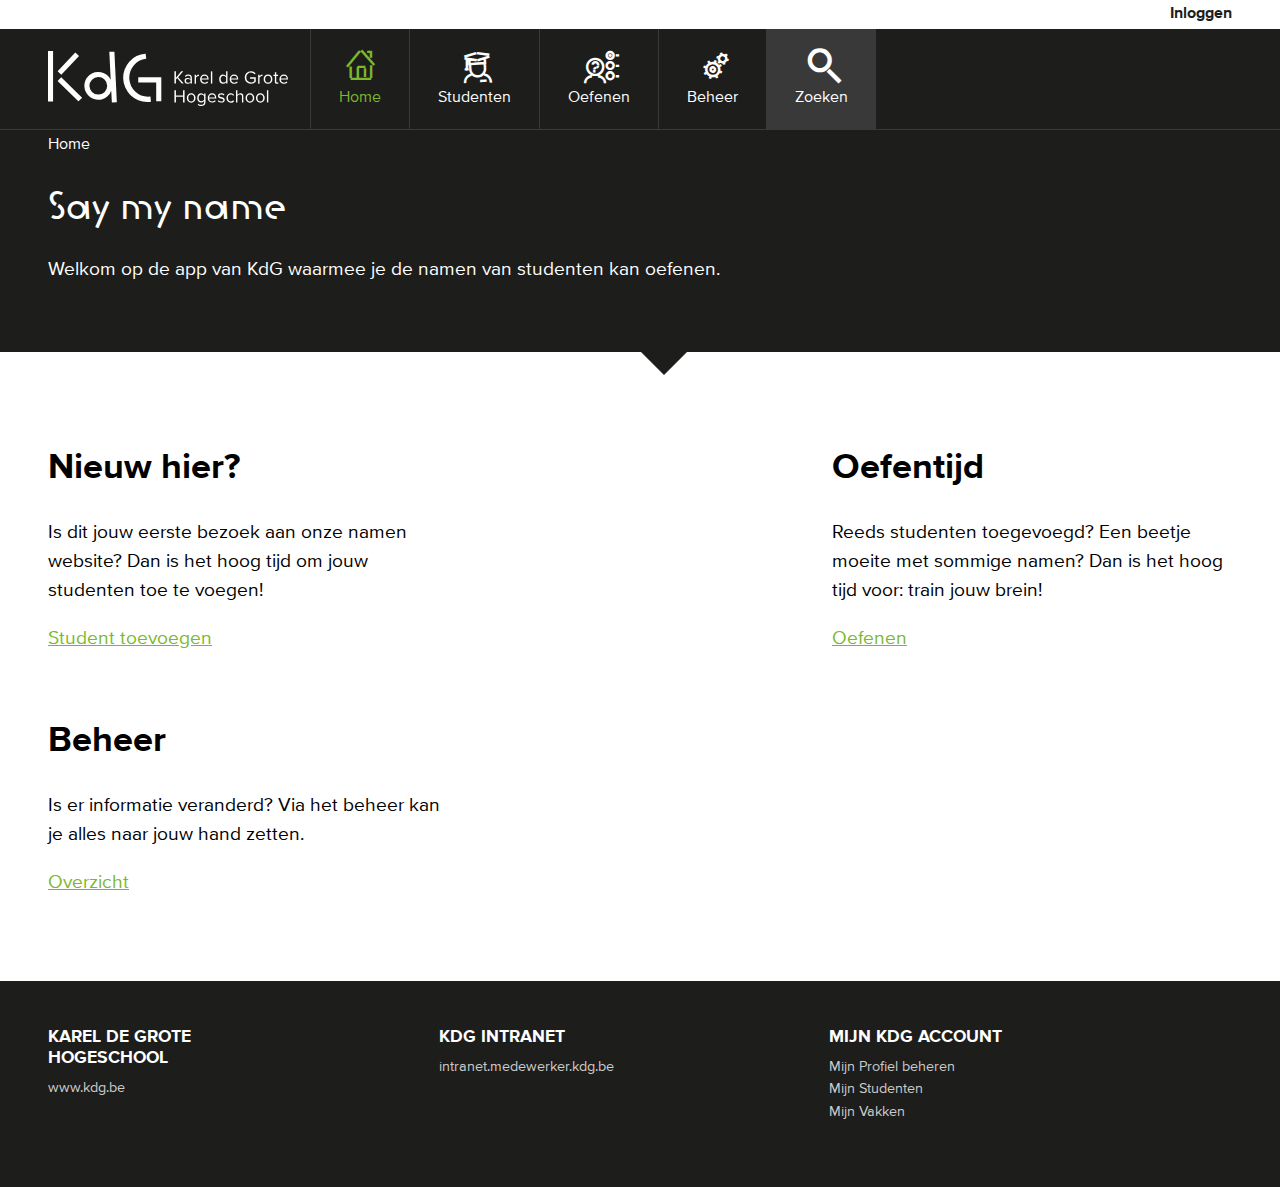
<file: index.html>
<!doctype html>
<html lang="en">
<head>
    <meta charset="UTF-8">
    <title>Say My Name</title>
    
    <link rel="stylesheet" type="text/css" href="css/style.css">
    <link rel="stylesheet" type="text/css" href="css/responsive.css">
</head>
<body>
    
    <div>
        <header>
            <div class="white-banner">
                <div class="wrapper cfx">
                    <nav class="site-switch">
                        <ul>
<!--                            <li class="active"><a href="home.html">Say my name</a></li>-->
                        </ul>
                    </nav>
                    <nav class="nav-utility">
                        <ul>
                            <li id="login"><a href="#">Inloggen</a></li>
                        </ul>
                        
                    </nav>
                </div>
                <div id="loginBox">
                    <form id="loginForm">
                        <div>
                            <label class="placeholder" for="username" id="usernameLabel">Username</label>
                            <input type="text" id="username"  />
                        </div>
                        <div>
                            <label class="placeholder" for="password" id="passwordLabel">Password</label>
                            <input type="password" id="password" />
                        </div>
                        <div>
                            <input type="submit" value="Submit" />
                        </div>
                    </form>
                </div>
            </div>
            <div class="black-banner">
                <div class="wrapper cfx">
                    <div id="logo">
                        <img src="svg/KdG_H_Closed_White.svg" alt="Logo van Karel de Grote Hogeschool">
                    </div>
                    <nav class="nav-main-responsive">
                        <ul>
                            <li class="search"><a href="#">Zoeken</a></li>
                            <li class="menu">
                                <a href="#">
                                    <div class="icon-menu">
                                        <span class="icon-bar"></span>
                                        <span class="icon-bar"></span>
                                        <span class="icon-bar"></span>
                                    </div>
                                    Menu
                                </a>
                            </li>
                        </ul>
                    </nav>
                    <nav class="nav-main">
                        <ul>
                            <li class="home active"><a href="index.html">Home</a></li>
                            <li class="students"><a href="studenten.html">Studenten</a></li>
                            <li class="practice"><a href="oefenen.html">Oefenen</a></li>
                            <li class="manage"><a href="beheer.html">Beheer</a></li>
                            <li class="search"><a href="#">Zoeken</a></li>
                            <li class="searchBox"><input type="text" placeholder="Search"/></li>
                        </ul>
                    </nav>
                </div>
            </div>
            <div class="black-banner">
                <div class="crumbtrail">
                    <div class="wrapper">
                        <ol>
                            <li>Home</li>
                        </ol>
                    </div>
                </div>
            </div>
            <div class="black-banner">
                <div class="wrapper">
                    <div class="arrow">
                        <nav class="nav-sub">
                            <h1>Say my name</h1>
                            
                            <p>Welkom op de app van KdG waarmee je de namen van studenten kan oefenen.</p>
                            
                        </nav>
                    </div>
                </div>
            </div>
        </header>
        <main>
            <div class="wrapper">
                
                <div class="flex col-3">
                    
                    <section class="flex-col">
                        <h2>Nieuw hier?</h2>
                        <p>Is dit jouw eerste bezoek aan onze namen website? Dan is het hoog tijd om jouw studenten toe te voegen!</p>
                        <p><a href="beheer-student-toevoegen.html">Student toevoegen</a></p>
                    </section>
                    
                    <section class="flex-col">
                        <h2>Oefentijd</h2>
                        <p>Reeds studenten toegevoegd? Een beetje moeite met sommige namen? Dan is het hoog tijd voor: train jouw brein!</p>
                        <p><a href="oefenen.html">Oefenen</a></p>
                    </section>
                    
                    <section class="flex-col">
                        <h2>Beheer</h2>
                        <p>Is er informatie veranderd? Via het beheer kan je alles naar jouw hand zetten.</p>
                        <p><a href="beheer.html">Overzicht</a></p>
                    </section>
                    
                </div>
            
            </div>
        </main>
        <footer>
            <div class="black-banner">
                <div class="wrapper">
                    <div class="nav-footer">
                       <div class="nav-group third">
                            <h2>Karel de Grote<br>Hogeschool</h2>
                            <ul>
                                <li><a href="http://www.kdg.be">www.kdg.be</a></li>
                            </ul>
                        </div>
                        
                        <div class="nav-group third">
                            <h2>KdG Intranet</h2>
                            <ul>
                                <li><a href="https://intranet.medewerker.kdg.be">intranet.medewerker.kdg.be</a></li>
                            </ul>
                        </div>
                        
                        <div class="nav-group third">
                            <h2>Mijn KdG account</h2>
                            <ul>
                                <li><a href="#">Mijn Profiel beheren</a></li>
                                <li><a href="#">Mijn Studenten</a></li>
                                <li><a href="#">Mijn Vakken</a></li>
                            </ul>
                        </div>
                    </div>
                </div>
            </div>
        </footer>
    </div>

    <script src="js/jquery-3.2.1.min.js"></script>
    <script src="js/jquery.js"></script>
    <script src="js/main.js"></script>
</body>
</html>
</file>
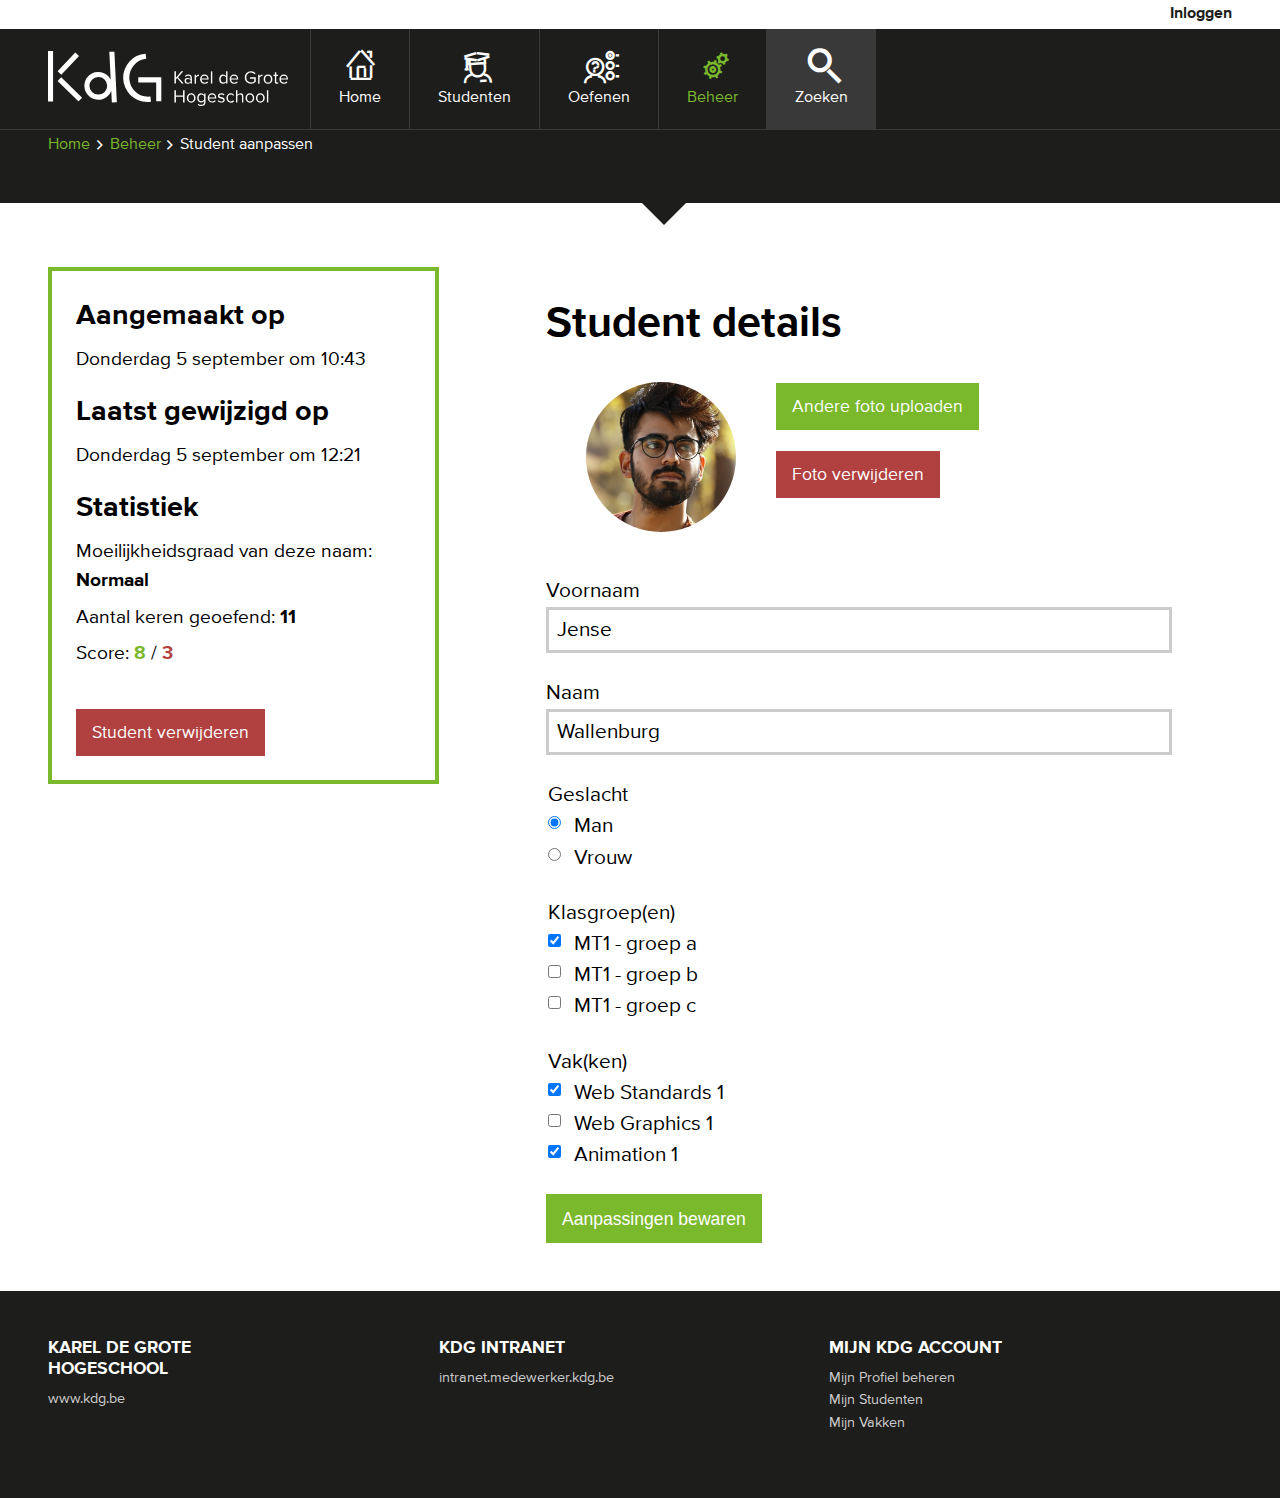
<file: beheer-student-detail.html>
<!doctype html>
<html lang="en">
<head>
    <meta charset="UTF-8">
    <title>Student aanpassen - Say My Name</title>
    
    <link rel="stylesheet" type="text/css" href="css/style.css">
    <link rel="stylesheet" type="text/css" href="css/responsive.css">
</head>
<body>
    
    <div>
        <header>
            <div class="white-banner">
                <div class="wrapper cfx">
                    <nav class="site-switch">
                        <ul>
<!--                            <li class="active"><a href="home.html">Say my name</a></li>-->
                        </ul>
                    </nav>
                    <nav class="nav-utility">
                        <ul>
                            <li id="login"><a href="#">Inloggen</a></li>
                        </ul>

                    </nav>
                </div>
                <div id="loginBox">
                    <form id="loginForm">
                        <div>
                            <label class="placeholder" for="username" id="usernameLabel">Username</label>
                            <input type="text" id="username"  />
                        </div>
                        <div>
                            <label class="placeholder" for="password" id="passwordLabel">Password</label>
                            <input type="password" id="password" />
                        </div>
                        <div>
                            <input type="submit" value="Submit" />
                        </div>
                    </form>
                </div>
            </div>
            <div class="black-banner">
                <div class="wrapper cfx">
                    <div id="logo">
                        <img src="svg/KdG_H_Closed_White.svg" alt="Logo van Karel de Grote Hogeschool">
                    </div>
                    <nav class="nav-main-responsive">
                        <ul>
                            <li class="search"><a href="#">Zoeken</a></li>
                            <li class="menu">
                                <a href="#">
                                    <div class="icon-menu">
                                        <span class="icon-bar"></span>
                                        <span class="icon-bar"></span>
                                        <span class="icon-bar"></span>
                                    </div>
                                    Menu
                                </a>
                            </li>
                        </ul>
                    </nav>
                    <nav class="nav-main">
                        <ul>
                            <li class="home"><a href="index.html">Home</a></li>
                            <li class="students"><a href="studenten.html">Studenten</a></li>
                            <li class="practice"><a href="oefenen.html">Oefenen</a></li>
                            <li class="manage active"><a href="beheer.html">Beheer</a></li>
                            <li class="search"><a href="#">Zoeken</a></li>
                            <li class="searchBox"><input type="text" placeholder="Search"/></li>
                        </ul>
                    </nav>
                </div>
            </div>
            <div class="black-banner">
                <div class="crumbtrail">
                    <div class="wrapper">
                        <ol>
                            <li><a href="index.html">Home</a></li>
                            <li><a href="beheer.html">Beheer</a></li>
                            <li>Student aanpassen</li>
                        </ol>
                    </div>
                </div>
            </div>
            <div class="black-banner">
                <div class="wrapper">
                    <div class="arrow">
                        &nbsp;
                    </div>
                </div>
            </div>
        </header>

       <section class="main">
            <div class="wrapper">
               <aside>
                    <div class="statistics">
                       
                        <h4>Aangemaakt op</h4>
                        <p>Donderdag 5 september om 10:43</p>
                        
                        <h4>Laatst gewijzigd op</h4>
                        <p>Donderdag 5 september om 12:21</p>
                        
                        <h4>Statistiek</h4>
                        <p>Moeilijkheidsgraad van deze naam:<br><strong>Normaal</strong></p>
                        <p>Aantal keren geoefend: <strong>11</strong></p>
                        <p>Score: <strong class="green">8</strong> / <strong class="red">3</strong></p>
                        
                        <div class="controls">
                            <a class="btn delete">Student verwijderen</a>
                        </div>
                    </div>
                </aside>
                
                <main>
                    <div class="wrapper">
                        <h2>Student details</h2>

                        <form action="">

                            <div class="flex">
                                <figure class="avatar big">
                                    <img src="images/studenten/jense-wallenburg.jpg" alt="te raden student(e)">
                                </figure>
                                <div>
                                    <a class="btn">Andere foto uploaden</a><br>
                                    <a class="btn delete">Foto verwijderen</a>
                                </div>
                            </div>
                            
                            <div>
                                <label for="student-firstname">Voornaam</label>
                                <input type="text" name="student-firstname" id="student-firstname" value="Jense">
                            </div>

                            <div>
                                <label for="student-lastname">Naam</label>
                                <input type="text" name="student-lastname" id="student-lastname" value="Wallenburg">
                            </div>
                            
                            <fieldset>
                                <legend>Geslacht</legend>
                                <label><input type="radio" name="gender" value="male" checked> Man</label>
                                <label><input type="radio" name="gender" value="female"> Vrouw</label>
                            </fieldset>
                            
                            <fieldset>
                                <legend>Klasgroep(en)</legend>
                                <label><input type="checkbox" name="group" value="a" checked> MT1 - groep a</label>
                                <label><input type="checkbox" name="group" value="b"> MT1 - groep b</label>
                                <label><input type="checkbox" name="group" value="c"> MT1 - groep c</label>
                            </fieldset>
                            
                            <fieldset>
                                <legend>Vak(ken)</legend>
                                <label><input type="checkbox" name="course" value="web-standards-1" checked> Web Standards 1</label>
                                <label><input type="checkbox" name="course" value="web-grpahics-1"> Web Graphics 1</label>
                                <label><input type="checkbox" name="course" value="animation-1" checked> Animation 1</label>
                            </fieldset>    
                            
                            <button type="submit">Aanpassingen bewaren</button>
                            
                        </form>
                        
                    </div>
                </main>
           </div>
        </section>

        <footer>
            <div class="black-banner">
                <div class="wrapper">
                    <div class="nav-footer">
                        <div class="nav-group third">
                            <h2>Karel de Grote<br>Hogeschool</h2>
                            <ul>
                                <li><a href="http://www.kdg.be">www.kdg.be</a></li>
                            </ul>
                        </div>
                        
                        <div class="nav-group third">
                            <h2>KdG Intranet</h2>
                            <ul>
                                <li><a href="https://intranet.medewerker.kdg.be">intranet.medewerker.kdg.be</a></li>
                            </ul>
                        </div>
                        
                        <div class="nav-group third">
                            <h2>Mijn KdG account</h2>
                            <ul>
                                <li><a href="#">Mijn Profiel beheren</a></li>
                                <li><a href="#">Mijn Studenten</a></li>
                                <li><a href="#">Mijn Vakken</a></li>
                            </ul>
                        </div>
                    </div>
                </div>
            </div>
        </footer>
    </div>

    <script src="js/jquery-3.2.1.min.js"></script>
    <script src="js/jquery.js"></script>
    <script src="js/main.js"></script>
</body>
</html>
</file>
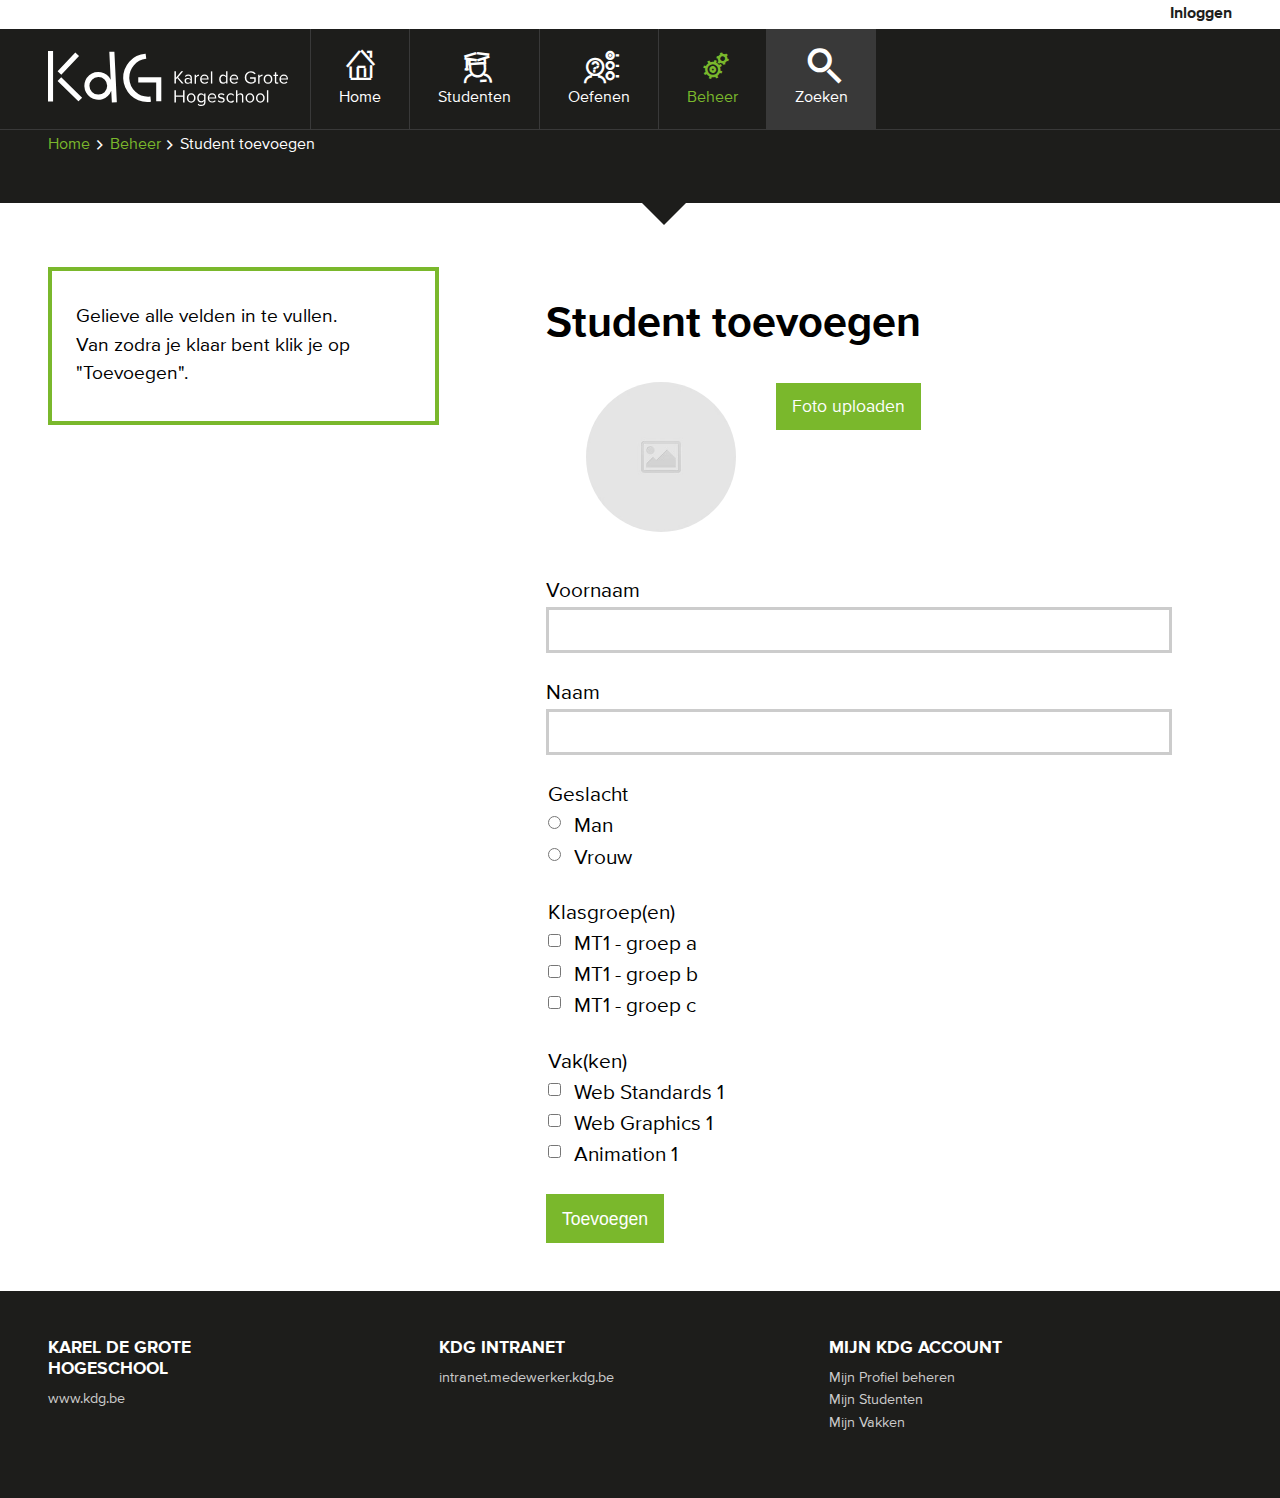
<file: beheer-student-toevoegen.html>
<!doctype html>
<html lang="en">
<head>
    <meta charset="UTF-8">
    <title>Student toevoegen - Say My Name</title>
    
    <link rel="stylesheet" type="text/css" href="css/style.css">
    <link rel="stylesheet" type="text/css" href="css/responsive.css">
</head>
<body>
    
    <div>
        <header>
            <div class="white-banner">
                <div class="wrapper cfx">
                    <nav class="site-switch">
                        <ul>
<!--                            <li class="active"><a href="home.html">Say my name</a></li>-->
                        </ul>
                    </nav>
                    <nav class="nav-utility">
                        <ul>
                            <li id="login"><a href="#">Inloggen</a></li>
                        </ul>

                    </nav>
                </div>
                <div id="loginBox">
                    <form id="loginForm">
                        <div>
                            <label class="placeholder" for="username" id="usernameLabel">Username</label>
                            <input type="text" id="username"  />
                        </div>
                        <div>
                            <label class="placeholder" for="password" id="passwordLabel">Password</label>
                            <input type="password" id="password" />
                        </div>
                        <div>
                            <input type="submit" value="Submit" />
                        </div>
                    </form>
                </div>
            </div>
            <div class="black-banner">
                <div class="wrapper cfx">
                    <div id="logo">
                        <img src="svg/KdG_H_Closed_White.svg" alt="Logo van Karel de Grote Hogeschool">
                    </div>
                    <nav class="nav-main-responsive">
                        <ul>
                            <li class="search"><a href="#">Zoeken</a></li>
                            <li class="menu">
                                <a href="#">
                                    <div class="icon-menu">
                                        <span class="icon-bar"></span>
                                        <span class="icon-bar"></span>
                                        <span class="icon-bar"></span>
                                    </div>
                                    Menu
                                </a>
                            </li>
                        </ul>
                    </nav>
                    <nav class="nav-main">
                        <ul>
                            <li class="home"><a href="index.html">Home</a></li>
                            <li class="students"><a href="studenten.html">Studenten</a></li>
                            <li class="practice"><a href="oefenen.html">Oefenen</a></li>
                            <li class="manage active"><a href="beheer.html">Beheer</a></li>
                            <li class="search"><a href="#">Zoeken</a></li>
                            <li class="searchBox"><input type="text" placeholder="Search"/></li>
                        </ul>
                    </nav>
                </div>
            </div>
            <div class="black-banner">
                <div class="crumbtrail">
                    <div class="wrapper">
                        <ol>
                            <li><a href="index.html">Home</a></li>
                            <li><a href="beheer.html">Beheer</a></li>
                            <li>Student toevoegen</li>
                        </ol>
                    </div>
                </div>
            </div>
            <div class="black-banner">
                <div class="wrapper">
                    <div class="arrow">
                        &nbsp;
                    </div>
                </div>
            </div>
        </header>

       <section class="main">
            <div class="wrapper">
               <aside>
                    <div class="statistics">
                       
                        <p>Gelieve alle velden in te vullen.<br>Van zodra je klaar bent klik je op "Toevoegen".</p>
                        
                    </div>
                </aside>
                
                <main>
                    <div class="wrapper">
                        <h2>Student toevoegen</h2>

                        <form action="">

                            <div class="flex">
                                <figure class="avatar big">
                                    <img src="images/studenten/anoniem.jpg">
                                </figure>
                                <div>
                                    <a class="btn">Foto uploaden</a><br>
                                </div>
                            </div>
                            
                            <div>
                                <label for="student-firstname">Voornaam</label>
                                <input type="text" name="student-firstname" id="student-firstname">
                            </div>

                            <div>
                                <label for="student-lastname">Naam</label>
                                <input type="text" name="student-lastname" id="student-lastname">
                            </div>
                            
                            <fieldset>
                                <legend>Geslacht</legend>
                                <label><input type="radio" name="gender" value="male"> Man</label>
                                <label><input type="radio" name="gender" value="female"> Vrouw</label>
                            </fieldset>
                            
                            <fieldset>
                                <legend>Klasgroep(en)</legend>
                                <label><input type="checkbox" name="group" value="a"> MT1 - groep a</label>
                                <label><input type="checkbox" name="group" value="b"> MT1 - groep b</label>
                                <label><input type="checkbox" name="group" value="c"> MT1 - groep c</label>
                            </fieldset>
                            
                            <fieldset>
                                <legend>Vak(ken)</legend>
                                <label><input type="checkbox" name="course" value="web-standards-1"> Web Standards 1</label>
                                <label><input type="checkbox" name="course" value="web-grpahics-1"> Web Graphics 1</label>
                                <label><input type="checkbox" name="course" value="animation-1"> Animation 1</label>
                            </fieldset>    
                            
                            <button type="submit">Toevoegen</button>
                            
                        </form>
                        
                    </div>
                </main>
           </div>
        </section>

        <footer>
            <div class="black-banner">
                <div class="wrapper">
                    <div class="nav-footer">
                        <div class="nav-group third">
                            <h2>Karel de Grote<br>Hogeschool</h2>
                            <ul>
                                <li><a href="http://www.kdg.be">www.kdg.be</a></li>
                            </ul>
                        </div>
                        
                        <div class="nav-group third">
                            <h2>KdG Intranet</h2>
                            <ul>
                                <li><a href="https://intranet.medewerker.kdg.be">intranet.medewerker.kdg.be</a></li>
                            </ul>
                        </div>
                        
                        <div class="nav-group third">
                            <h2>Mijn KdG account</h2>
                            <ul>
                                <li><a href="#">Mijn Profiel beheren</a></li>
                                <li><a href="#">Mijn Studenten</a></li>
                                <li><a href="#">Mijn Vakken</a></li>
                            </ul>
                        </div>
                    </div>
                </div>
            </div>
        </footer>
    </div>

    <script src="js/jquery-3.2.1.min.js"></script>
    <script src="js/jquery.js"></script>
    <script src="js/main.js"></script>
</body>
</html>
</file>
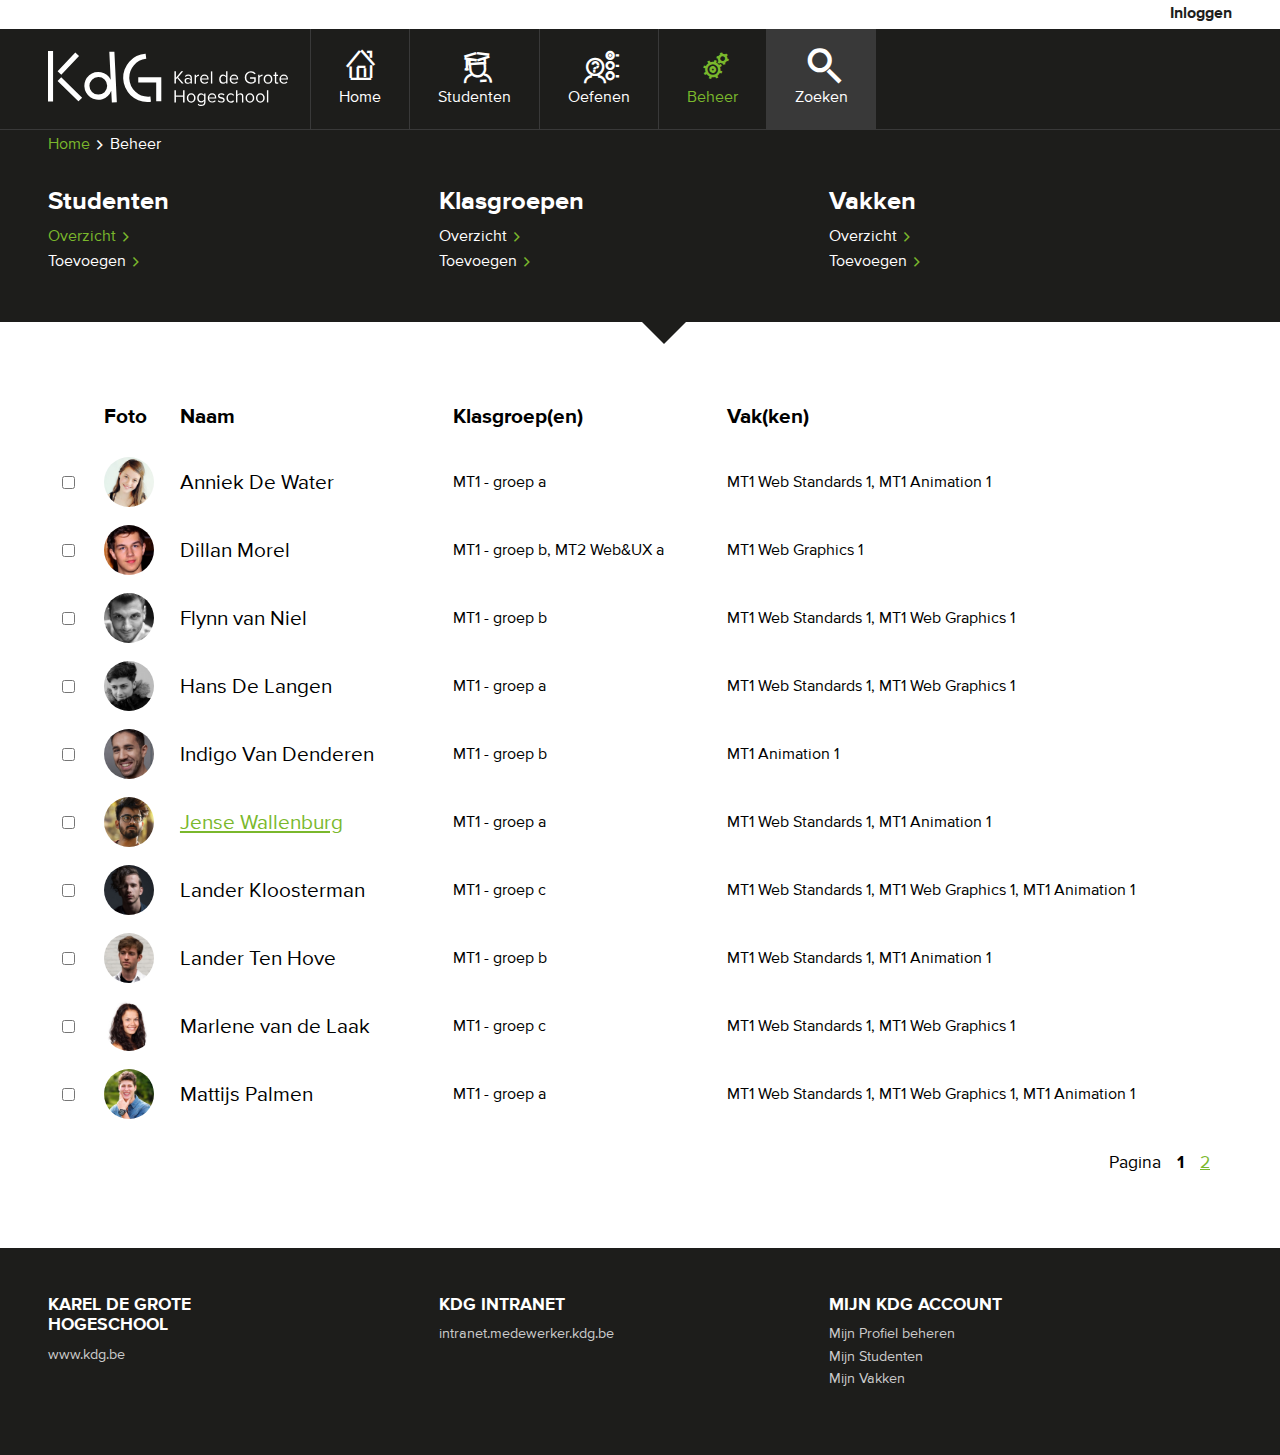
<file: beheer.html>
<!doctype html>
<html lang="en">
<head>
    <meta charset="UTF-8">
    <title>Beheer - Say My Name</title>
    
    <link rel="stylesheet" type="text/css" href="css/style.css">
    <link rel="stylesheet" type="text/css" href="css/responsive.css">
</head>
<body>
    
    <div>
        <header>
            <div class="white-banner">
                <div class="wrapper cfx">
                    <nav class="site-switch">
                        <ul>
<!--                            <li class="active"><a href="home.html">Say my name</a></li>-->
                        </ul>
                    </nav>
                    <nav class="nav-utility">
                        <ul>
                            <li id="login"><a href="#">Inloggen</a></li>
                        </ul>

                    </nav>
                </div>
                <div id="loginBox">
                    <form id="loginForm">
                        <div>
                            <label class="placeholder" for="username" id="usernameLabel">Username</label>
                            <input type="text" id="username"  />
                        </div>
                        <div>
                            <label class="placeholder" for="password" id="passwordLabel">Password</label>
                            <input type="password" id="password" />
                        </div>
                        <div>
                            <input type="submit" value="Submit" />
                        </div>
                    </form>
                </div>
            </div>
            <div class="black-banner">
                <div class="wrapper cfx">
                    <div id="logo">
                        <img src="svg/KdG_H_Closed_White.svg" alt="Logo van Karel de Grote Hogeschool">
                    </div>
                    <nav class="nav-main-responsive">
                        <ul>
                            <li class="search"><a href="#">Zoeken</a></li>
                            <li class="menu">
                                <a href="#">
                                    <div class="icon-menu">
                                        <span class="icon-bar"></span>
                                        <span class="icon-bar"></span>
                                        <span class="icon-bar"></span>
                                    </div>
                                    Menu
                                </a>
                            </li>
                        </ul>
                    </nav>
                    <nav class="nav-main">
                        <ul>
                            <li class="home"><a href="index.html">Home</a></li>
                            <li class="students"><a href="studenten.html">Studenten</a></li>
                            <li class="practice"><a href="oefenen.html">Oefenen</a></li>
                            <li class="manage active"><a href="beheer.html">Beheer</a></li>
                            <li class="search"><a href="#">Zoeken</a></li>
                            <li class="searchBox"><input type="text" placeholder="Search"/></li>
                        </ul>
                    </nav>
                </div>
            </div>
            <div class="black-banner">
                <div class="crumbtrail">
                    <div class="wrapper">
                        <ol>
                            <li><a href="index.html">Home</a></li>
                            <li>Beheer</li>
                        </ol>
                    </div>
                </div>
            </div>
            <div class="black-banner">
                <div class="wrapper">
                    <div class="arrow">
                        <nav class="nav-sub">
                            
                            <div class="nav-group third">
                                <h2>Studenten</h2>
                                <ul>
                                    <li class="active"><a href="#">Overzicht</a></li>
                                    <li><a href="beheer-student-toevoegen.html">Toevoegen</a></li>
                                </ul>
                            </div>
                            
                            <div class="nav-group third">
                                <h2>Klasgroepen</h2>
                                <ul>
                                    <li><a href="#">Overzicht</a></li>
                                    <li><a href="#">Toevoegen</a></li>
                                </ul>
                            </div>
                        	
                            <div class="nav-group third">
                                <h2>Vakken</h2>
                                <ul>
                                    <li><a href="#">Overzicht</a></li>
                                    <li><a href="#">Toevoegen</a></li>
                                </ul>
                            </div>
                        </nav>
                    </div>
                </div>
            </div>
        </header>
        <main>
            <div class="wrapper">
                <div class="">
                    
                    <table class="manage-people">
                       <thead>
                           <tr>
                               <th>&nbsp;</th>
                               <th>Foto</th>
                               <th>Naam</th>
                               <th>Klasgroep(en)</th>
                               <th>Vak(ken)</th>
                           </tr>
                       </thead>
                       
                       <tbody>
                           <tr>
                               <td>
                                   <input type="checkbox" name="student-delete" value="anniek-de-water">
                               </td>
                               <td>
                                  <div class="avatar">
                                       <img src="images/studenten/anniek-de-water.jpg" alt="Anniek De Water">
                                   </div>
                               </td>
                               <td>
                                   Anniek De Water
                               </td>
                               <td>
                                   MT1 - groep a
                               </td>
                               <td>
                                   MT1 Web Standards 1, MT1 Animation 1
                               </td>
                           </tr>
                           <tr>
                               <td>
                                   <input type="checkbox" name="student-delete" value="dillan-morel">
                               </td>
                               <td>
                                  <div class="avatar">
                                       <img src="images/studenten/dillan-morel.jpg" alt="Dillan Morel">
                                   </div>
                               </td>
                               <td>
                                   Dillan Morel
                               </td>
                               <td>
                                   MT1 - groep b, MT2 Web&amp;UX a
                               </td>
                               <td>
                                   MT1 Web Graphics 1
                               </td>
                           </tr>
                           <tr>
                               <td>
                                   <input type="checkbox" name="student-delete" value="flynn-van-niel">
                               </td>
                               <td>
                                  <div class="avatar">
                                      <img src="images/studenten/flynn-van-niel.jpg" alt="Flynn van Niel">
                                  </div>
                               </td>
                               <td>
                                   Flynn van Niel
                               </td>
                               <td>
                                   MT1 - groep b
                               </td>
                               <td>
                                   MT1 Web Standards 1, MT1 Web Graphics 1
                               </td>
                           </tr>
                           <tr>
                               <td>
                                   <input type="checkbox" name="student-delete" value="hans-de-langen">
                               </td>
                               <td>
                                   <div class="avatar">
                                       <img src="images/studenten/hans-de-langen.jpg" alt="Hans De Langen">
                                   </div>
                               </td>
                               <td>
                                   Hans De Langen
                               </td>
                               <td>
                                   MT1 - groep a
                               </td>
                               <td>
                                   MT1 Web Standards 1, MT1 Web Graphics 1
                               </td>
                           </tr>
                           <tr>
                               <td>
                                   <input type="checkbox" name="student-delete" value="indigo-van-denderen">
                               </td>
                               <td>
                                   <div class="avatar">
                                       <img src="images/studenten/indigo-van-denderen.jpg" alt="Indigo Van Denderen">
                                   </div>
                               </td>
                               <td>
                                   Indigo Van Denderen
                               </td>
                               <td>
                                   MT1 - groep b
                               </td>
                               <td>
                                   MT1 Animation 1
                               </td>
                           </tr>
                           <tr>
                               <td>
                                   <input type="checkbox" name="student-delete" value="jense-wallenburg">
                               </td>
                               <td>
                                   <div class="avatar">
                                       <img src="images/studenten/jense-wallenburg.jpg" alt="Jense Wallenburg">
                                   </div>
                               </td>
                               <td>
                                   <a href="beheer-student-detail.html">Jense Wallenburg</a>
                               </td>
                               <td>
                                   MT1 - groep a
                               </td>
                               <td>
                                   MT1 Web Standards 1, MT1 Animation 1
                               </td>
                           </tr>
                           <tr>
                               <td>
                                   <input type="checkbox" name="student-delete" value="lander-kloosterman">
                               </td>
                               <td>
                                   <div class="avatar">
                                       <img src="images/studenten/lander-kloosterman.jpg" alt="Lander Kloosterman">
                                   </div>
                               </td>
                               <td>
                                   Lander Kloosterman
                               </td>
                               <td>
                                   MT1 - groep c
                               </td>
                               <td>
                                   MT1 Web Standards 1, MT1 Web Graphics 1, MT1 Animation 1
                               </td>
                           </tr>
                           <tr>
                               <td>
                                   <input type="checkbox" name="student-delete" value="lander-ten-hoven">
                               </td>
                               <td>
                                   <div class="avatar">
                                       <img src="images/studenten/lander-ten-hoven.jpg" alt="Lander Ten Hove">
                                   </div>
                               </td>
                               <td>
                                   Lander Ten Hove
                               </td>
                               <td>
                                   MT1 - groep b
                               </td>
                               <td>
                                   MT1 Web Standards 1, MT1 Animation 1
                               </td>
                           </tr>
                           <tr>
                               <td>
                                   <input type="checkbox" name="student-delete" value="marlene-van-de-laak">
                               </td>
                               <td>
                                   <div class="avatar">
                                       <img src="images/studenten/marlene-van-de-laak.jpg" alt="Marlene van de Laak">
                                   </div>
                               </td>
                               <td>
                                   Marlene van de Laak
                               </td>
                               <td>
                                   MT1 - groep c
                               </td>
                               <td>
                                   MT1 Web Standards 1, MT1 Web Graphics 1
                               </td>
                           </tr>
                           <tr>
                               <td>
                                   <input type="checkbox" name="student-delete" value="mattijs-palmen">
                               </td>
                               <td>
                                   <div class="avatar">
                                       <img src="images/studenten/mattijs-palmen.jpg" alt="Mattijs Palmen">
                                   </div>
                               </td>
                               <td>
                                   Mattijs Palmen
                               </td>
                               <td>
                                   MT1 - groep a
                               </td>
                               <td>
                                   MT1 Web Standards 1, MT1 Web Graphics 1, MT1 Animation 1
                               </td>
                           </tr>
                      
                       </tbody>
                       
                       <tfoot>
                           <tr>
                               <th colspan="5">
                                   <ul class="paging">
                                       <li>Pagina</li>
                                       <li class="active"><a href="#">1</a></li>
                                       <li><a href="#">2</a></li>
                                   </ul>
                               </th>
                           </tr>
                       </tfoot>
                    </table>
                
                </div>
            </div>
        </main>
        <footer>
            <div class="black-banner">
                <div class="wrapper">
                    <div class="nav-footer">
                        <div class="nav-group third">
                            <h2>Karel de Grote<br>Hogeschool</h2>
                            <ul>
                                <li><a href="http://www.kdg.be">www.kdg.be</a></li>
                            </ul>
                        </div>
                        
                        <div class="nav-group third">
                            <h2>KdG Intranet</h2>
                            <ul>
                                <li><a href="https://intranet.medewerker.kdg.be">intranet.medewerker.kdg.be</a></li>
                            </ul>
                        </div>
                        
                        <div class="nav-group third">
                            <h2>Mijn KdG account</h2>
                            <ul>
                                <li><a href="#">Mijn Profiel beheren</a></li>
                                <li><a href="#">Mijn Studenten</a></li>
                                <li><a href="#">Mijn Vakken</a></li>
                            </ul>
                        </div>
                    </div>
                </div>
            </div>
        </footer>
    </div>

    <script src="js/jquery-3.2.1.min.js"></script>
    <script src="js/jquery.js"></script>
    <script src="js/main.js"></script>
</body>
</html>
</file>
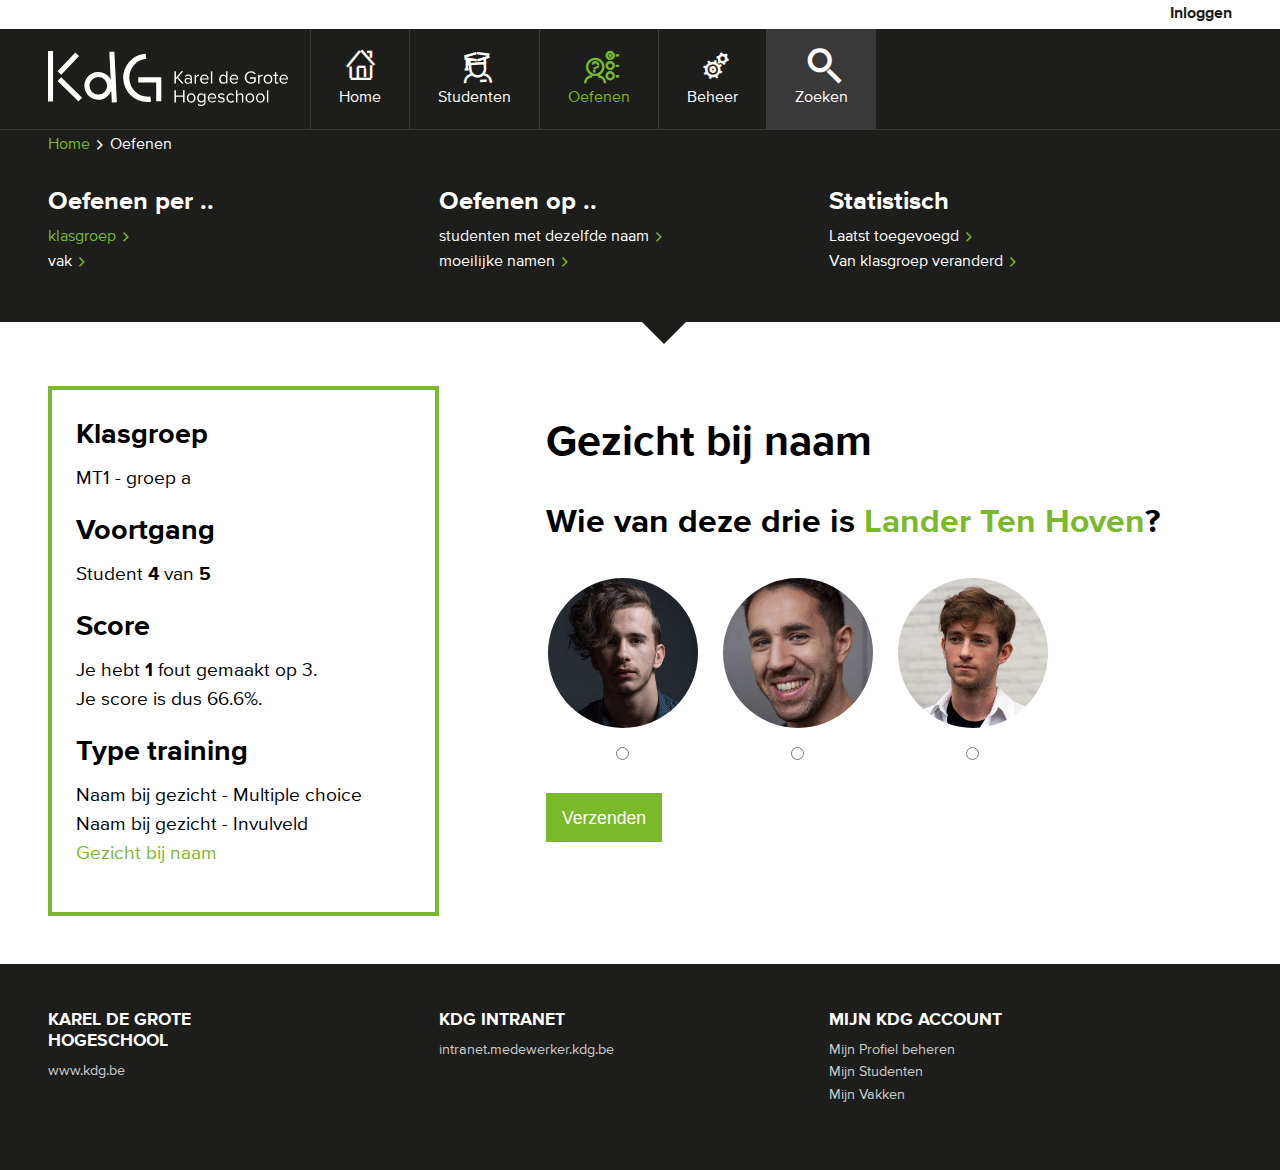
<file: oefenen-gezicht-bij-naam.html>
<!doctype html>
<html lang="en">
<head>
    <meta charset="UTF-8">
    <title>Oefenen - Say My Name</title>
    
    <link rel="stylesheet" type="text/css" href="css/style.css">
    <link rel="stylesheet" type="text/css" href="css/responsive.css">
</head>
<body>
    
    <div>
        <header>
            <div class="white-banner">
                <div class="wrapper cfx">
                    <nav class="site-switch">
                        <ul>
<!--                            <li class="active"><a href="home.html">Say my name</a></li>-->
                        </ul>
                    </nav>
                    <nav class="nav-utility">
                        <ul>
                            <li id="login"><a href="#">Inloggen</a></li>
                        </ul>

                    </nav>
                </div>
                <div id="loginBox">
                    <form id="loginForm">
                        <div>
                            <label class="placeholder" for="username" id="usernameLabel">Username</label>
                            <input type="text" id="username"  />
                        </div>
                        <div>
                            <label class="placeholder" for="password" id="passwordLabel">Password</label>
                            <input type="password" id="password" />
                        </div>
                        <div>
                            <input type="submit" value="Submit" />
                        </div>
                    </form>
                </div>
            </div>
            <div class="black-banner">
                <div class="wrapper cfx">
                    <div id="logo">
                        <img src="svg/KdG_H_Closed_White.svg" alt="Logo van Karel de Grote Hogeschool">
                    </div>
                    <nav class="nav-main-responsive">
                        <ul>
                            <li class="search"><a href="#">Zoeken</a></li>
                            <li class="menu">
                                <a href="#">
                                    <div class="icon-menu">
                                        <span class="icon-bar"></span>
                                        <span class="icon-bar"></span>
                                        <span class="icon-bar"></span>
                                    </div>
                                    Menu
                                </a>
                            </li>
                        </ul>
                    </nav>
                    <nav class="nav-main">
                        <ul>
                            <li class="home"><a href="index.html">Home</a></li>
                            <li class="students"><a href="studenten.html">Studenten</a></li>
                            <li class="practice active"><a href="oefenen.html">Oefenen</a></li>
                            <li class="manage"><a href="beheer.html">Beheer</a></li>
                            <li class="search"><a href="#">Zoeken</a></li>
                            <li class="searchBox"><input type="text" placeholder="Search"/></li>
                        </ul>
                    </nav>
                </div>
            </div>
            <div class="black-banner">
                <div class="crumbtrail">
                    <div class="wrapper">
                        <ol>
                            <li><a href="index.html">Home</a></li>
                            <li>Oefenen</li>
                        </ol>
                    </div>
                </div>
            </div>
            <div class="black-banner">
                <div class="wrapper">
                    <div class="arrow">
                        <nav class="nav-sub">
                            
                            <div class="nav-group third">
                                <h2>Oefenen per ..</h2>
                                <ul>
                                    <li class="active"><a href="#">klasgroep</a></li>
                                    <li><a href="#">vak</a></li>
                                </ul>
                            </div>
                            
                            <div class="nav-group third">
                                <h2>Oefenen op ..</h2>
                                <ul>
                                    <li><a href="#">studenten met dezelfde naam</a></li>
                                    <li><a href="#">moeilijke namen</a></li>
                                </ul>
                            </div>
                        	
                            <div class="nav-group third">
                                <h2>Statistisch</h2>
                                <ul>
                                    <li><a href="#">Laatst toegevoegd</a></li>
                                    <li><a href="#">Van klasgroep veranderd</a></li>
                                </ul>
                            </div>
                        </nav>
                    </div>
                </div>
            </div>
        </header>

       <section class="main">
            <div class="wrapper">
               <aside>
                    <div class="statistics">
                       
                        <h4>Klasgroep</h4>
                        <p>MT1 - groep a</p>
                        
                        <h4>Voortgang</h4>
                        <p>Student <strong>4</strong> van <strong>5</strong></p>
                        
                        <h4>Score</h4>
                        <p>Je hebt <strong>1</strong> fout gemaakt op 3.<br>
                        Je score is dus 66.6%.</p>
                        
                        <h4>Type training</h4>
                        <ul>
                            <li><a href="oefenen-naam-bij-gezicht-mc.html">Naam bij gezicht - Multiple choice</a></li>
                            <li><a href="oefenen-naam-bij-gezicht.html">Naam bij gezicht - Invulveld</a></li>
                            <li class="active"><a href="oefenen-gezicht-bij-naam.html">Gezicht bij naam</a></li>
                        </ul>
                    </div>
                </aside>
                
                <main>
                    <div class="wrapper">
                        <h2>Gezicht bij naam</h2>

                        <h3>Wie van deze drie is <strong>Lander Ten Hoven</strong>?</h3>

                        <form action="">

                            <fieldset class="face-to-name">
                               
                                <label>
                                    <figure class="avatar big">
                                        <img src="images/studenten/lander-kloosterman.jpg" alt="student 1">
                                    </figure>
                                    <input type="radio" name="student-name" value="student 1">
                                </label>
                                
                                <label>
                                    <figure class="avatar big">
                                        <img src="images/studenten/indigo-van-denderen.jpg" alt="student 2">
                                    </figure>
                                    <input type="radio" name="student-name" value="student 2">
                                </label>
                                
                                <label>
                                    <figure class="avatar big">
                                        <img src="images/studenten/lander-ten-hoven.jpg" alt="student 3">
                                    </figure>
                                    <input type="radio" name="student-name" value="student 3">
                                </label>
                                
                            </fieldset>

                            <button type="submit">Verzenden</button>
                            
                        </form>
                    </div>
                </main>
           </div>
        </section>

        <footer>
            <div class="black-banner">
                <div class="wrapper">
                    <div class="nav-footer">
                        <div class="nav-group third">
                            <h2>Karel de Grote<br>Hogeschool</h2>
                            <ul>
                                <li><a href="http://www.kdg.be">www.kdg.be</a></li>
                            </ul>
                        </div>
                        
                        <div class="nav-group third">
                            <h2>KdG Intranet</h2>
                            <ul>
                                <li><a href="https://intranet.medewerker.kdg.be">intranet.medewerker.kdg.be</a></li>
                            </ul>
                        </div>
                        
                        <div class="nav-group third">
                            <h2>Mijn KdG account</h2>
                            <ul>
                                <li><a href="#">Mijn Profiel beheren</a></li>
                                <li><a href="#">Mijn Studenten</a></li>
                                <li><a href="#">Mijn Vakken</a></li>
                            </ul>
                        </div>
                    </div>
                </div>
            </div>
        </footer>
    </div>

    <script src="js/jquery-3.2.1.min.js"></script>
    <script src="js/jquery.js"></script>
    <script src="js/main.js"></script>
</body>
</html>
</file>
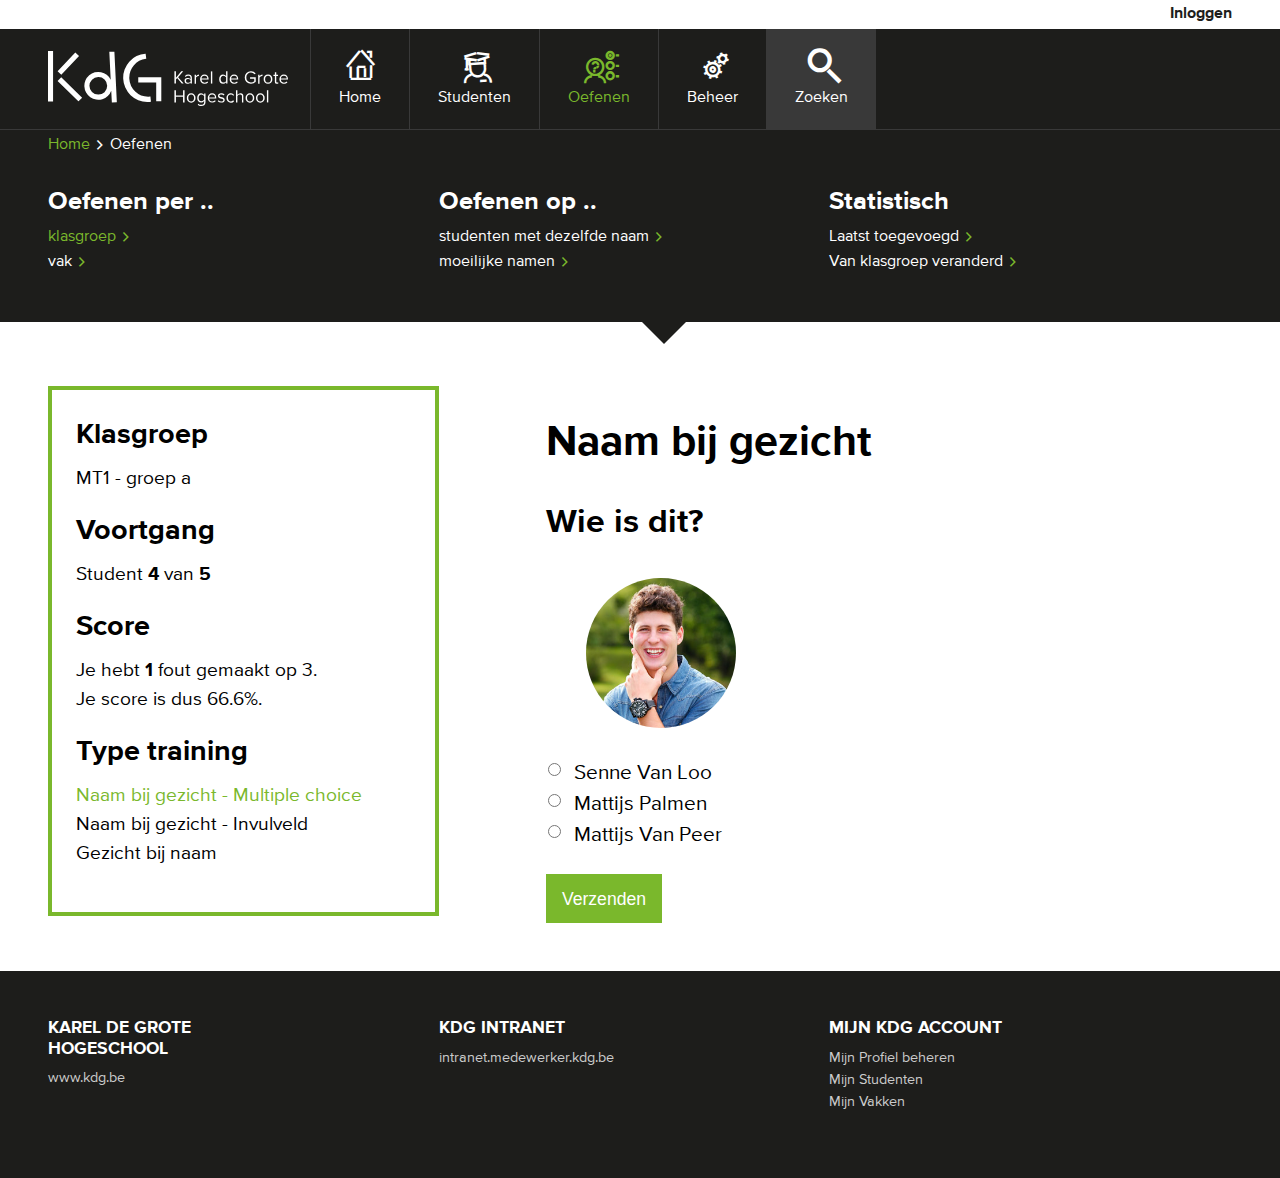
<file: oefenen-naam-bij-gezicht-mc.html>
<!doctype html>
<html lang="en">
<head>
    <meta charset="UTF-8">
    <title>Oefenen - Say My Name</title>
    
    <link rel="stylesheet" type="text/css" href="css/style.css">
    <link rel="stylesheet" type="text/css" href="css/responsive.css">
</head>
<body>
    
    <div>
        <header>
            <div class="white-banner">
                <div class="wrapper cfx">
                    <nav class="site-switch">
                        <ul>
<!--                            <li class="active"><a href="home.html">Say my name</a></li>-->
                        </ul>
                    </nav>
                    <nav class="nav-utility">
                        <ul>
                            <li id="login"><a href="#">Inloggen</a></li>
                        </ul>

                    </nav>
                </div>
                <div id="loginBox">
                    <form id="loginForm">
                        <div>
                            <label class="placeholder" for="username" id="usernameLabel">Username</label>
                            <input type="text" id="username"  />
                        </div>
                        <div>
                            <label class="placeholder" for="password" id="passwordLabel">Password</label>
                            <input type="password" id="password" />
                        </div>
                        <div>
                            <input type="submit" value="Submit" />
                        </div>
                    </form>
                </div>
            </div>
            <div class="black-banner">
                <div class="wrapper cfx">
                    <div id="logo">
                        <img src="svg/KdG_H_Closed_White.svg" alt="Logo van Karel de Grote Hogeschool">
                    </div>
                    <nav class="nav-main-responsive">
                        <ul>
                            <li class="search"><a href="#">Zoeken</a></li>
                            <li class="menu">
                                <a href="#">
                                    <div class="icon-menu">
                                        <span class="icon-bar"></span>
                                        <span class="icon-bar"></span>
                                        <span class="icon-bar"></span>
                                    </div>
                                    Menu
                                </a>
                            </li>
                        </ul>
                    </nav>
                    <nav class="nav-main">
                        <ul>
                            <li class="home"><a href="index.html">Home</a></li>
                            <li class="students"><a href="studenten.html">Studenten</a></li>
                            <li class="practice active"><a href="oefenen.html">Oefenen</a></li>
                            <li class="manage"><a href="beheer.html">Beheer</a></li>
                            <li class="search"><a href="#">Zoeken</a></li>
                            <li class="searchBox"><input type="text" placeholder="Search"/></li>
                        </ul>
                    </nav>
                </div>
            </div>
            <div class="black-banner">
                <div class="crumbtrail">
                    <div class="wrapper">
                        <ol>
                            <li><a href="index.html">Home</a></li>
                            <li>Oefenen</li>
                        </ol>
                    </div>
                </div>
            </div>
            <div class="black-banner">
                <div class="wrapper">
                    <div class="arrow">
                        <nav class="nav-sub">
                            
                            <div class="nav-group third">
                                <h2>Oefenen per ..</h2>
                                <ul>
                                    <li class="active"><a href="#">klasgroep</a></li>
                                    <li><a href="#">vak</a></li>
                                </ul>
                            </div>
                            
                            <div class="nav-group third">
                                <h2>Oefenen op ..</h2>
                                <ul>
                                    <li><a href="#">studenten met dezelfde naam</a></li>
                                    <li><a href="#">moeilijke namen</a></li>
                                </ul>
                            </div>
                        	
                            <div class="nav-group third">
                                <h2>Statistisch</h2>
                                <ul>
                                    <li><a href="#">Laatst toegevoegd</a></li>
                                    <li><a href="#">Van klasgroep veranderd</a></li>
                                </ul>
                            </div>
                        </nav>
                    </div>
                </div>
            </div>
        </header>

       <section class="main">
            <div class="wrapper">
               <aside>
                    <div class="statistics">
                       
                        <h4>Klasgroep</h4>
                        <p>MT1 - groep a</p>
                        
                        <h4>Voortgang</h4>
                        <p>Student <strong>4</strong> van <strong>5</strong></p>
                        
                        <h4>Score</h4>
                        <p>Je hebt <strong>1</strong> fout gemaakt op 3.<br>
                        Je score is dus 66.6%.</p>
                        
                        <h4>Type training</h4>
                        <ul>
                            <li class="active"><a href="oefenen-naam-bij-gezicht-mc.html">Naam bij gezicht - Multiple choice</a></li>
                            <li><a href="oefenen-naam-bij-gezicht.html">Naam bij gezicht - Invulveld</a></li>
                            <li><a href="oefenen-gezicht-bij-naam.html">Gezicht bij naam</a></li>
                        </ul>
                    </div>
                </aside>
                
                <main>
                    <div class="wrapper">
                        <h2>Naam bij gezicht</h2>

                        <h3>Wie is dit?</h3>

                        <figure class="avatar big">
                            <img src="images/studenten/mattijs-palmen.jpg" alt="te raden student(e)">
                        </figure>

                        <form action="">

                            <fieldset>
                                <label><input type="radio" name="student-name" value="Senne Van Loo"> Senne Van Loo</label>
                                <label><input type="radio" name="student-name" value="Mattijs Palmen"> Mattijs Palmen</label>
                                <label><input type="radio" name="student-name" value="Mattijs Van Peer"> Mattijs Van Peer</label>
                            </fieldset>

                            <button type="submit">Verzenden</button>
                            
                        </form>
                    </div>
                </main>
           </div>
        </section>

        <footer>
            <div class="black-banner">
                <div class="wrapper">
                    <div class="nav-footer">
                        <div class="nav-group third">
                            <h2>Karel de Grote<br>Hogeschool</h2>
                            <ul>
                                <li><a href="http://www.kdg.be">www.kdg.be</a></li>
                            </ul>
                        </div>
                        
                        <div class="nav-group third">
                            <h2>KdG Intranet</h2>
                            <ul>
                                <li><a href="https://intranet.medewerker.kdg.be">intranet.medewerker.kdg.be</a></li>
                            </ul>
                        </div>
                        
                        <div class="nav-group third">
                            <h2>Mijn KdG account</h2>
                            <ul>
                                <li><a href="#">Mijn Profiel beheren</a></li>
                                <li><a href="#">Mijn Studenten</a></li>
                                <li><a href="#">Mijn Vakken</a></li>
                            </ul>
                        </div>
                    </div>
                </div>
            </div>
        </footer>
    </div>

    <script src="js/jquery-3.2.1.min.js"></script>
    <script src="js/jquery.js"></script>
    <script src="js/main.js"></script>
</body>
</html>
</file>
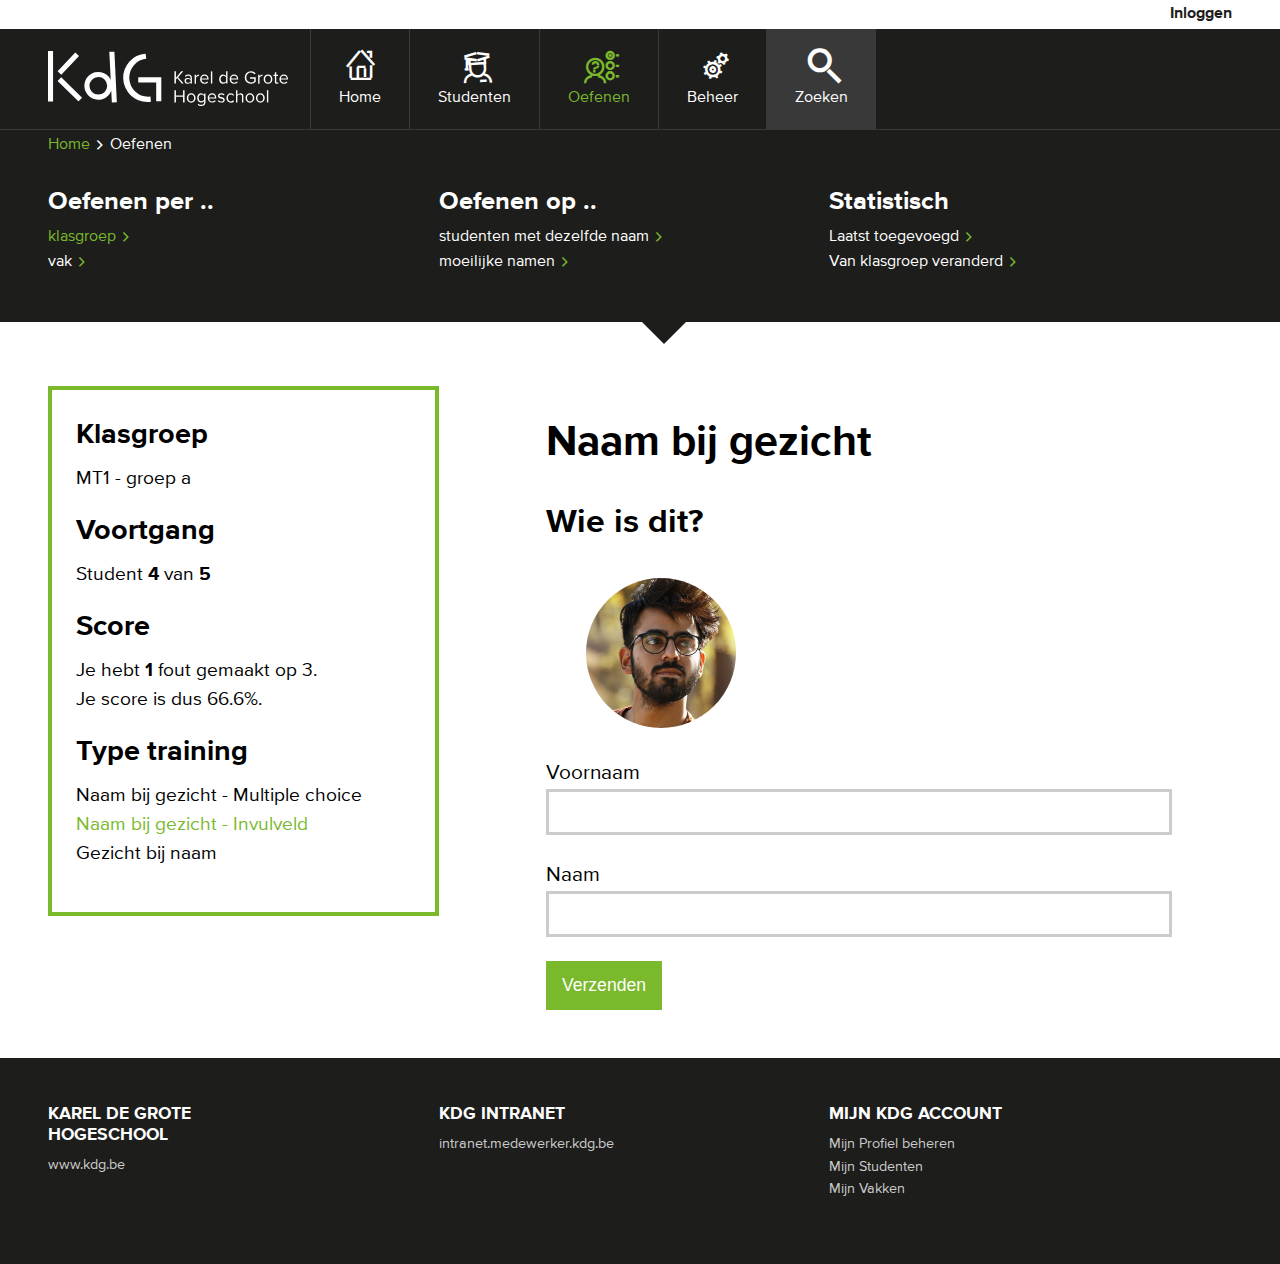
<file: oefenen-naam-bij-gezicht.html>
<!doctype html>
<html lang="en">
<head>
    <meta charset="UTF-8">
    <title>Oefenen - Say My Name</title>
    
    <link rel="stylesheet" type="text/css" href="css/style.css">
    <link rel="stylesheet" type="text/css" href="css/responsive.css">
</head>
<body>
    
    <div>
        <header>
            <div class="white-banner">
                <div class="wrapper cfx">
                    <nav class="site-switch">
                        <ul>
<!--                            <li class="active"><a href="home.html">Say my name</a></li>-->
                        </ul>
                    </nav>
                    <nav class="nav-utility">
                        <ul>
                            <li id="login"><a href="#">Inloggen</a></li>
                        </ul>

                    </nav>
                </div>
                <div id="loginBox">
                    <form id="loginForm">
                        <div>
                            <label class="placeholder" for="username" id="usernameLabel">Username</label>
                            <input type="text" id="username"  />
                        </div>
                        <div>
                            <label class="placeholder" for="password" id="passwordLabel">Password</label>
                            <input type="password" id="password" />
                        </div>
                        <div>
                            <input type="submit" value="Submit" />
                        </div>
                    </form>
                </div>
            </div>
            <div class="black-banner">
                <div class="wrapper cfx">
                    <div id="logo">
                        <img src="svg/KdG_H_Closed_White.svg" alt="Logo van Karel de Grote Hogeschool">
                    </div>
                    <nav class="nav-main-responsive">
                        <ul>
                            <li class="search"><a href="#">Zoeken</a></li>
                            <li class="menu">
                                <a href="#">
                                    <div class="icon-menu">
                                        <span class="icon-bar"></span>
                                        <span class="icon-bar"></span>
                                        <span class="icon-bar"></span>
                                    </div>
                                    Menu
                                </a>
                            </li>
                        </ul>
                    </nav>
                    <nav class="nav-main">
                        <ul>
                            <li class="home"><a href="index.html">Home</a></li>
                            <li class="students"><a href="studenten.html">Studenten</a></li>
                            <li class="practice active"><a href="oefenen.html">Oefenen</a></li>
                            <li class="manage"><a href="beheer.html">Beheer</a></li>
                            <li class="search"><a href="#">Zoeken</a></li>
                            <li class="searchBox"><input type="text" placeholder="Search"/></li>
                        </ul>
                    </nav>
                </div>
            </div>
            <div class="black-banner">
                <div class="crumbtrail">
                    <div class="wrapper">
                        <ol>
                            <li><a href="index.html">Home</a></li>
                            <li>Oefenen</li>
                        </ol>
                    </div>
                </div>
            </div>
            <div class="black-banner">
                <div class="wrapper">
                    <div class="arrow">
                        <nav class="nav-sub">
                            
                            <div class="nav-group third">
                                <h2>Oefenen per ..</h2>
                                <ul>
                                    <li class="active"><a href="#">klasgroep</a></li>
                                    <li><a href="#">vak</a></li>
                                </ul>
                            </div>
                            
                            <div class="nav-group third">
                                <h2>Oefenen op ..</h2>
                                <ul>
                                    <li><a href="#">studenten met dezelfde naam</a></li>
                                    <li><a href="#">moeilijke namen</a></li>
                                </ul>
                            </div>
                        	
                            <div class="nav-group third">
                                <h2>Statistisch</h2>
                                <ul>
                                    <li><a href="#">Laatst toegevoegd</a></li>
                                    <li><a href="#">Van klasgroep veranderd</a></li>
                                </ul>
                            </div>
                        </nav>
                    </div>
                </div>
            </div>
        </header>

       <section class="main">
            <div class="wrapper">
               <aside>
                    <div class="statistics">
                       
                        <h4>Klasgroep</h4>
                        <p>MT1 - groep a</p>
                        
                        <h4>Voortgang</h4>
                        <p>Student <strong>4</strong> van <strong>5</strong></p>
                        
                        <h4>Score</h4>
                        <p>Je hebt <strong>1</strong> fout gemaakt op 3.<br>
                        Je score is dus 66.6%.</p>
                        
                        <h4>Type training</h4>
                        <ul>
                            <li><a href="oefenen-naam-bij-gezicht-mc.html">Naam bij gezicht - Multiple choice</a></li>
                            <li class="active"><a href="oefenen-naam-bij-gezicht.html">Naam bij gezicht - Invulveld</a></li>
                            <li><a href="oefenen-gezicht-bij-naam.html">Gezicht bij naam</a></li>
                        </ul>
                    </div>
                </aside>
                
                <main>
                    <div class="wrapper">
                        <h2>Naam bij gezicht</h2>

                        <h3>Wie is dit?</h3>

                        <figure class="avatar big">
                            <img src="images/studenten/jense-wallenburg.jpg" alt="te raden student(e)">
                        </figure>

                        <form action="">

                            <div>
                                <label for="student-firstname">Voornaam</label>
                                <input type="text" name="student-firstname" id="student-firstname">
                            </div>

                            <div>
                                <label for="student-lastname">Naam</label>
                                <input type="text" name="student-lastname" id="student-lastname">
                            </div>
                            
                            <button type="submit">Verzenden</button>
                            
                        </form>
                    </div>
                </main>
           </div>
        </section>

        <footer>
            <div class="black-banner">
                <div class="wrapper">
                    <div class="nav-footer">
                        <div class="nav-group third">
                            <h2>Karel de Grote<br>Hogeschool</h2>
                            <ul>
                                <li><a href="http://www.kdg.be">www.kdg.be</a></li>
                            </ul>
                        </div>
                        
                        <div class="nav-group third">
                            <h2>KdG Intranet</h2>
                            <ul>
                                <li><a href="https://intranet.medewerker.kdg.be">intranet.medewerker.kdg.be</a></li>
                            </ul>
                        </div>
                        
                        <div class="nav-group third">
                            <h2>Mijn KdG account</h2>
                            <ul>
                                <li><a href="#">Mijn Profiel beheren</a></li>
                                <li><a href="#">Mijn Studenten</a></li>
                                <li><a href="#">Mijn Vakken</a></li>
                            </ul>
                        </div>
                    </div>
                </div>
            </div>
        </footer>
    </div>

    <script src="js/jquery-3.2.1.min.js"></script>
    <script src="js/jquery.js"></script>
    <script src="js/main.js"></script>
</body>
</html>
</file>
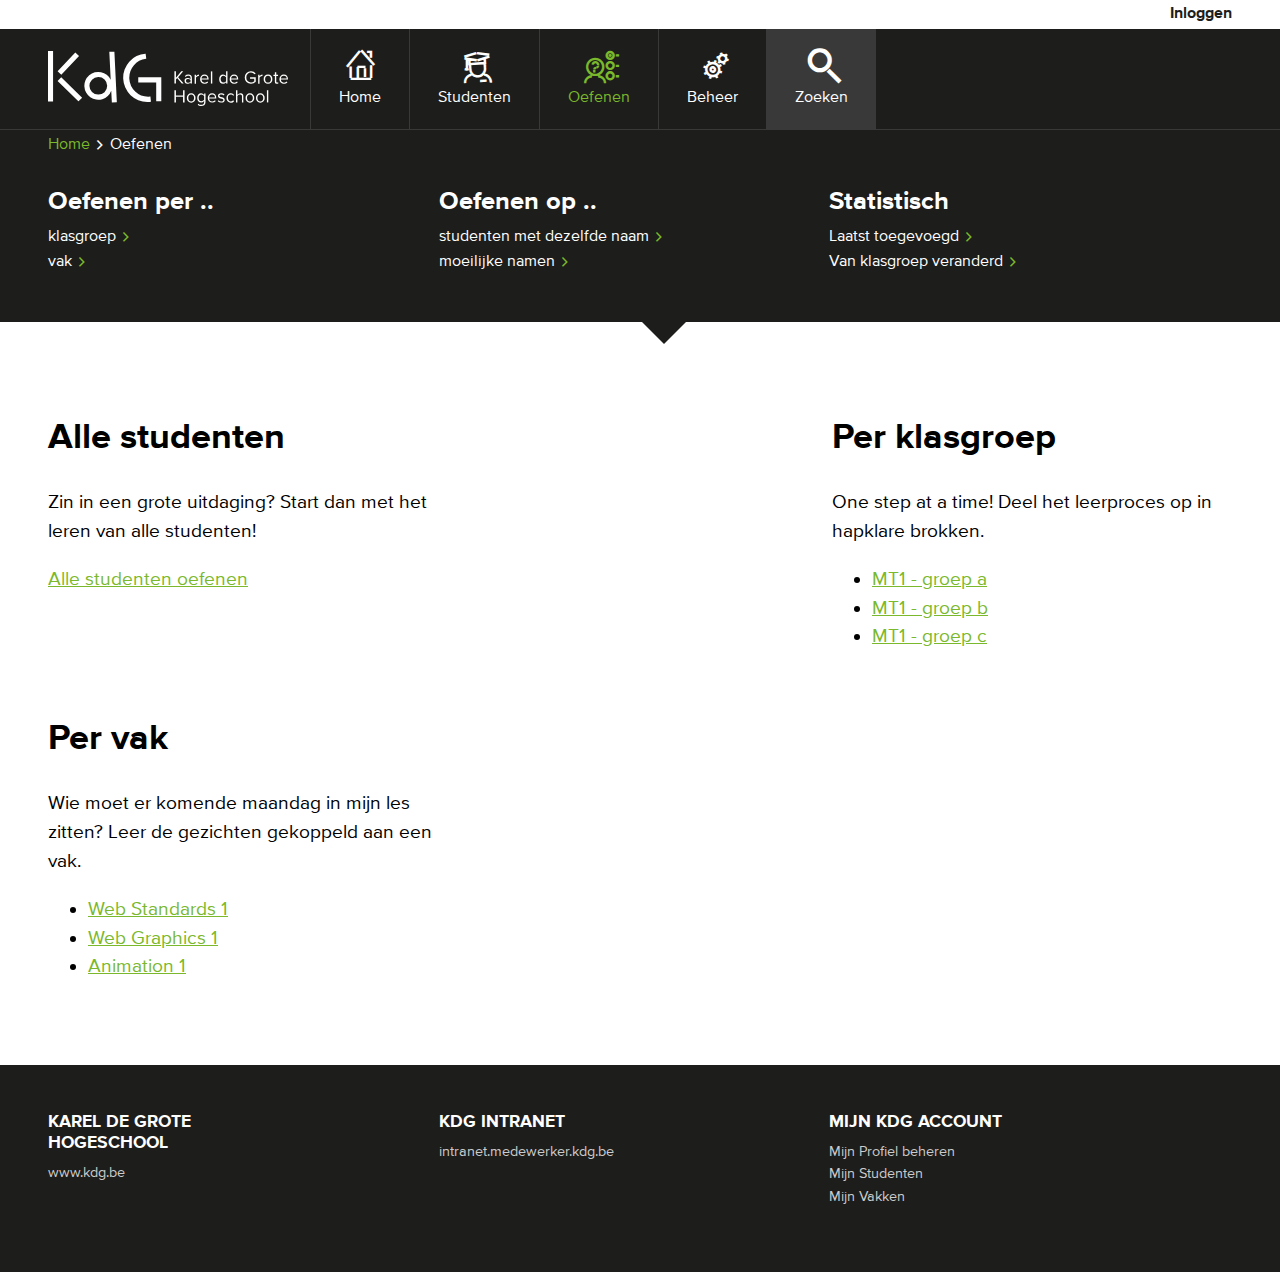
<file: oefenen.html>
<!doctype html>
<html lang="en">
<head>
    <meta charset="UTF-8">
    <title>Oefenen - Say My Name</title>
    
    <link rel="stylesheet" type="text/css" href="css/style.css">
    <link rel="stylesheet" type="text/css" href="css/responsive.css">
</head>
<body>
    
    <div>
        <header>
            <div class="white-banner">
                <div class="wrapper cfx">
                    <nav class="site-switch">
                        <ul>
<!--                            <li class="active"><a href="home.html">Say my name</a></li>-->
                        </ul>
                    </nav>
                    <nav class="nav-utility">
                        <ul>
                            <li id="login"><a href="#">Inloggen</a></li>
                        </ul>

                    </nav>
                </div>
                <div id="loginBox">
                    <form id="loginForm">
                        <div>
                            <label class="placeholder" for="username" id="usernameLabel">Username</label>
                            <input type="text" id="username"  />
                        </div>
                        <div>
                            <label class="placeholder" for="password" id="passwordLabel">Password</label>
                            <input type="password" id="password" />
                        </div>
                        <div>
                            <input type="submit" value="Submit" />
                        </div>
                    </form>
                </div>
            </div>
            <div class="black-banner">
                <div class="wrapper cfx">
                    <div id="logo">
                        <img src="svg/KdG_H_Closed_White.svg" alt="Logo van Karel de Grote Hogeschool">
                    </div>
                    <nav class="nav-main-responsive">
                        <ul>
                            <li class="search"><a href="#">Zoeken</a></li>
                            <li class="menu">
                                <a href="#">
                                    <div class="icon-menu">
                                        <span class="icon-bar"></span>
                                        <span class="icon-bar"></span>
                                        <span class="icon-bar"></span>
                                    </div>
                                    Menu
                                </a>
                            </li>
                        </ul>
                    </nav>
                    <nav class="nav-main">
                        <ul>
                            <li class="home"><a href="index.html">Home</a></li>
                            <li class="students"><a href="studenten.html">Studenten</a></li>
                            <li class="practice active"><a href="oefenen.html">Oefenen</a></li>
                            <li class="manage"><a href="beheer.html">Beheer</a></li>
                            <li class="search"><a href="#">Zoeken</a></li>
                            <li class="searchBox"><input type="text" placeholder="Search"/></li>
                        </ul>
                    </nav>
                </div>
            </div>
            <div class="black-banner">
                <div class="crumbtrail">
                    <div class="wrapper">
                        <ol>
                            <li><a href="index.html">Home</a></li>
                            <li>Oefenen</li>
                        </ol>
                    </div>
                </div>
            </div>
            <div class="black-banner">
                <div class="wrapper">
                    <div class="arrow">
                        <nav class="nav-sub">
                            
                            <div class="nav-group third">
                                <h2>Oefenen per ..</h2>
                                <ul>
                                    <li><a href="#">klasgroep</a></li>
                                    <li><a href="#">vak</a></li>
                                </ul>
                            </div>
                            
                            <div class="nav-group third">
                                <h2>Oefenen op ..</h2>
                                <ul>
                                    <li><a href="#">studenten met dezelfde naam</a></li>
                                    <li><a href="#">moeilijke namen</a></li>
                                </ul>
                            </div>
                        	
                            <div class="nav-group third">
                                <h2>Statistisch</h2>
                                <ul>
                                    <li><a href="#">Laatst toegevoegd</a></li>
                                    <li><a href="#">Van klasgroep veranderd</a></li>
                                </ul>
                            </div>
                        </nav>
                    </div>
                </div>
            </div>
        </header>
        <main>
            <div class="wrapper">
                
                <div class="flex col-3">
                    
                    <section class="flex-col">
                        <h2>Alle studenten</h2>
                        <p>Zin in een grote uitdaging? Start dan met het leren van alle studenten!</p>
                        <p><a href="#">Alle studenten oefenen</a></p>
                    </section>
                    
                    <section class="flex-col">
                        <h2>Per klasgroep</h2>
                        <p>One step at a time! Deel het leerproces op in hapklare brokken.</p>
                        <ul>
                            <li><a href="#">MT1 - groep a</a></li>
                            <li><a href="#">MT1 - groep b</a></li>
                            <li><a href="#">MT1 - groep c</a></li>
                        </ul>
                    </section>
                    
                    <section class="flex-col">
                        <h2>Per vak</h2>
                        <p>Wie moet er komende maandag in mijn les zitten? Leer de gezichten gekoppeld aan een vak.</p>
                        <ul>
                            <li><a href="#">Web Standards 1</a></li>
                            <li><a href="#">Web Graphics 1</a></li>
                            <li><a href="#">Animation 1</a></li>
                        </ul>
                    </section>
                    
                </div>
            
            </div>
        </main>
        <footer>
            <div class="black-banner">
                <div class="wrapper">
                    <div class="nav-footer">
                        <div class="nav-group third">
                            <h2>Karel de Grote<br>Hogeschool</h2>
                            <ul>
                                <li><a href="http://www.kdg.be">www.kdg.be</a></li>
                            </ul>
                        </div>
                        
                        <div class="nav-group third">
                            <h2>KdG Intranet</h2>
                            <ul>
                                <li><a href="https://intranet.medewerker.kdg.be">intranet.medewerker.kdg.be</a></li>
                            </ul>
                        </div>
                        
                        <div class="nav-group third">
                            <h2>Mijn KdG account</h2>
                            <ul>
                                <li><a href="#">Mijn Profiel beheren</a></li>
                                <li><a href="#">Mijn Studenten</a></li>
                                <li><a href="#">Mijn Vakken</a></li>
                            </ul>
                        </div>
                    </div>
                </div>
            </div>
        </footer>
    </div>

    <script src="js/jquery-3.2.1.min.js"></script>
    <script src="js/jquery.js"></script>
    <script src="js/main.js"></script>
</body>
</html>
</file>
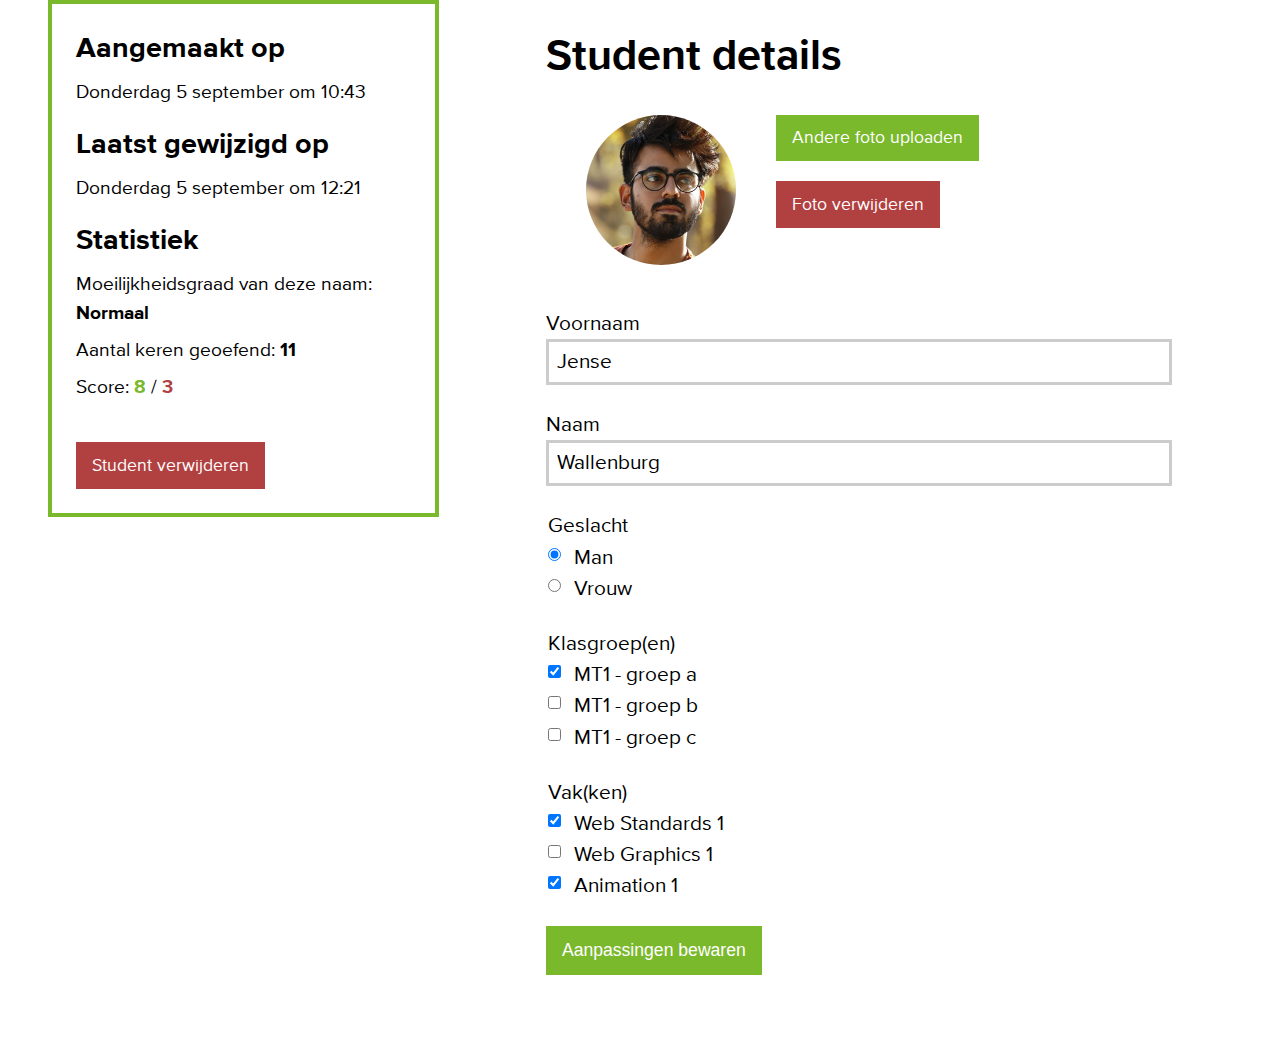
<file: student.html>
<head>
    <meta charset="UTF-8">
    <title>Student aanpassen - Say My Name</title>

    <link rel="stylesheet" type="text/css" href="css/style.css">
    <link rel="stylesheet" type="text/css" href="css/responsive.css">
</head>
<body style="overflow-y: hidden;">
<section class="main">
    <div class="wrapper">
        <aside>
            <div class="statistics">

                <h4>Aangemaakt op</h4>
                <p>Donderdag 5 september om 10:43</p>

                <h4>Laatst gewijzigd op</h4>
                <p>Donderdag 5 september om 12:21</p>

                <h4>Statistiek</h4>
                <p>Moeilijkheidsgraad van deze naam:<br><strong>Normaal</strong></p>
                <p>Aantal keren geoefend: <strong>11</strong></p>
                <p>Score: <strong class="green">8</strong> / <strong class="red">3</strong></p>

                <div class="controls">
                    <a class="btn delete">Student verwijderen</a>
                </div>
            </div>
        </aside>

        <main>
            <div class="wrapper">
                <h2>Student details</h2>

                <form action="">

                    <div class="flex">
                        <figure class="avatar big">
                            <img src="images/studenten/jense-wallenburg.jpg" alt="te raden student(e)">
                        </figure>
                        <div>
                            <a class="btn">Andere foto uploaden</a><br>
                            <a class="btn delete">Foto verwijderen</a>
                        </div>
                    </div>

                    <div>
                        <label for="student-firstname">Voornaam</label>
                        <input type="text" name="student-firstname" id="student-firstname" value="Jense">
                    </div>

                    <div>
                        <label for="student-lastname">Naam</label>
                        <input type="text" name="student-lastname" id="student-lastname" value="Wallenburg">
                    </div>

                    <fieldset>
                        <legend>Geslacht</legend>
                        <label><input type="radio" name="gender" value="male" checked> Man</label>
                        <label><input type="radio" name="gender" value="female"> Vrouw</label>
                    </fieldset>

                    <fieldset>
                        <legend>Klasgroep(en)</legend>
                        <label><input type="checkbox" name="group" value="a" checked> MT1 - groep a</label>
                        <label><input type="checkbox" name="group" value="b"> MT1 - groep b</label>
                        <label><input type="checkbox" name="group" value="c"> MT1 - groep c</label>
                    </fieldset>

                    <fieldset>
                        <legend>Vak(ken)</legend>
                        <label><input type="checkbox" name="course" value="web-standards-1" checked> Web Standards 1</label>
                        <label><input type="checkbox" name="course" value="web-grpahics-1"> Web Graphics 1</label>
                        <label><input type="checkbox" name="course" value="animation-1" checked> Animation 1</label>
                    </fieldset>

                    <button type="submit">Aanpassingen bewaren</button>

                </form>

            </div>
        </main>
    </div>
</section>
</body>
</file>
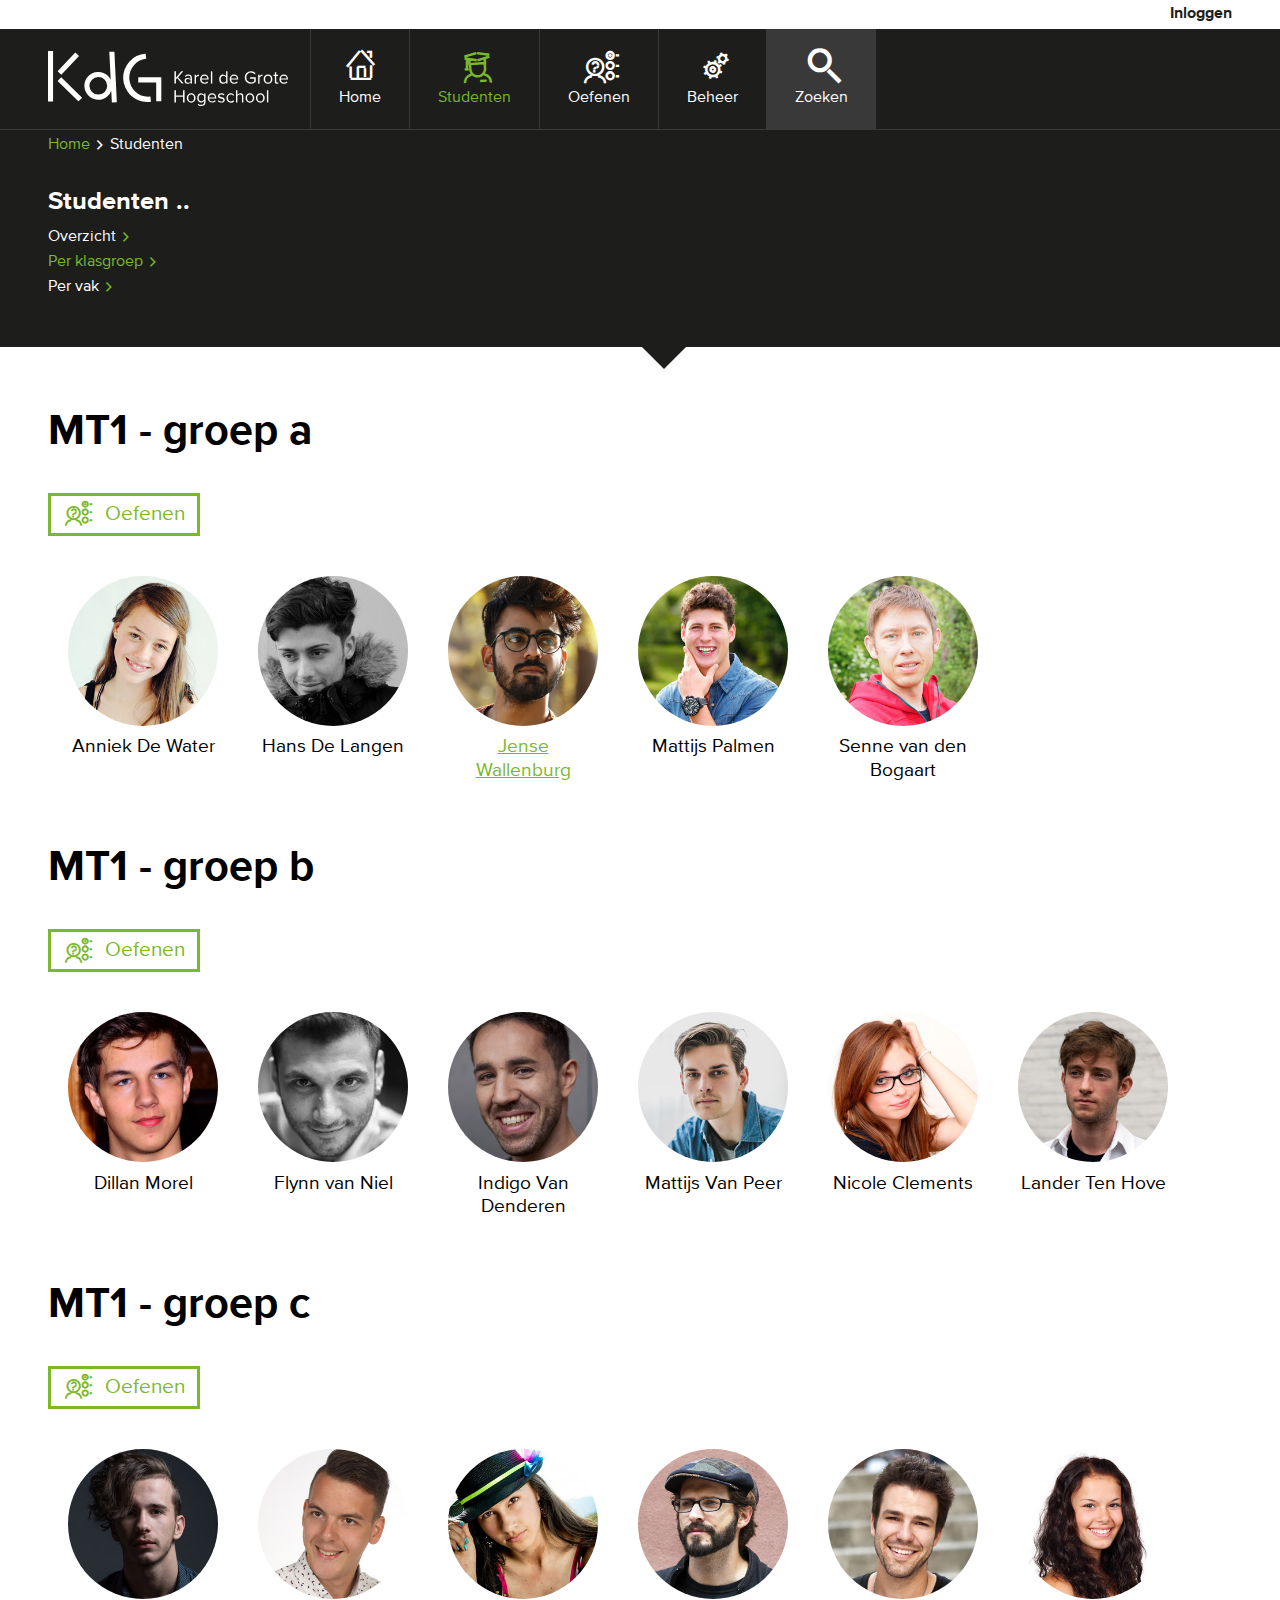
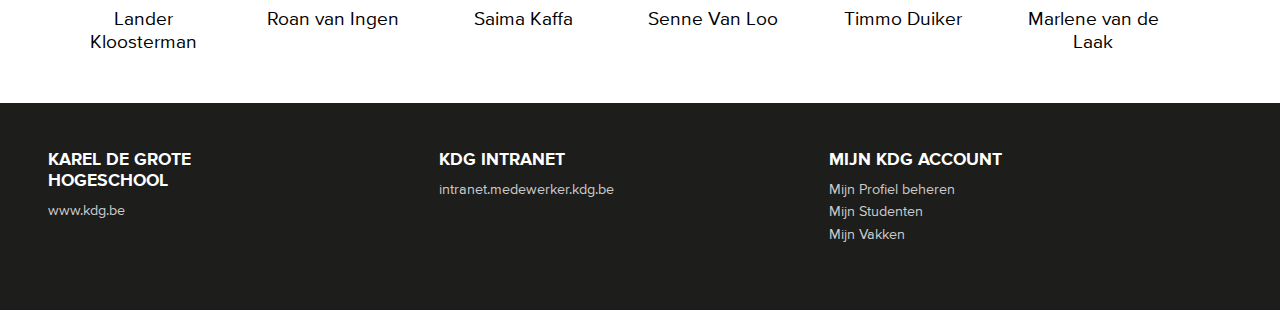
<file: studenten-per-klasgroep.html>
<!doctype html>
<html lang="en">
<head>
    <meta charset="UTF-8">
    <title>Studenten per klasgroep - Say My Name</title>
    
    <link rel="stylesheet" type="text/css" href="css/style.css">
    <link rel="stylesheet" type="text/css" href="css/responsive.css">
</head>
<body>
    
    <div>
        <header>
            <div class="white-banner">
                <div class="wrapper cfx">
                    <nav class="site-switch">
                        <ul>
<!--                            <li class="active"><a href="home.html">Say my name</a></li>-->
                        </ul>
                    </nav>
                    <nav class="nav-utility">
                        <ul>
                            <li id="login"><a href="#">Inloggen</a></li>
                        </ul>

                    </nav>
                </div>
                <div id="loginBox">
                    <form id="loginForm">
                        <div>
                            <label class="placeholder" for="username" id="usernameLabel">Username</label>
                            <input type="text" id="username"  />
                        </div>
                        <div>
                            <label class="placeholder" for="password" id="passwordLabel">Password</label>
                            <input type="password" id="password" />
                        </div>
                        <div>
                            <input type="submit" value="Submit" />
                        </div>
                    </form>
                </div>
            </div>
            <div class="black-banner">
                <div class="wrapper cfx">
                    <div id="logo">
                        <img src="svg/KdG_H_Closed_White.svg" alt="Logo van Karel de Grote Hogeschool">
                    </div>
                    <nav class="nav-main-responsive">
                        <ul>
                            <li class="search"><a href="#">Zoeken</a></li>
                            <li class="menu">
                                <a href="#">
                                    <div class="icon-menu">
                                        <span class="icon-bar"></span>
                                        <span class="icon-bar"></span>
                                        <span class="icon-bar"></span>
                                    </div>
                                    Menu
                                </a>
                            </li>
                        </ul>
                    </nav>
                    <nav class="nav-main">
                        <ul>
                            <li class="home"><a href="index.html">Home</a></li>
                            <li class="students active"><a href="studenten.html">Studenten</a></li>
                            <li class="practice"><a href="oefenen.html">Oefenen</a></li>
                            <li class="manage"><a href="beheer.html">Beheer</a></li>
                            <li class="search"><a href="#">Zoeken</a></li>
                            <li class="searchBox"><input type="text" placeholder="Search"/></li>
                        </ul>
                    </nav>
                </div>
            </div>
            <div class="black-banner">
                <div class="crumbtrail">
                    <div class="wrapper">
                        <ol>
                            <li><a href="index.html">Home</a></li>
                            <li>Studenten</li>
                        </ol>
                    </div>
                </div>
            </div>
            <div class="black-banner">
                <div class="wrapper">
                    <div class="arrow">
                        <nav class="nav-sub">
                            
                            <div class="nav-group third">
                                <h2>Studenten ..</h2>
                                <ul>
                                    <li><a href="studenten.html">Overzicht</a></li>
                                    <li class="active"><a href="studenten-per-klasgroep.html">Per klasgroep</a></li>
                                    <li><a href="studenten-per-vak.html">Per vak</a></li>
                                </ul>
                            </div>
                            
                        </nav>
                    </div>
                </div>
            </div>
        </header>

        <main>
            <div class="wrapper">
                <h2>MT1 - groep a</h2>
                <a href="oefenen-naam-bij-gezicht-mc.html" class="btn practice">Oefenen</a>
                <ul class="people">
                    <li>
                        <figure class="avatar big">
                            <img src="images/studenten/anniek-de-water.jpg">
                            <figcaption>Anniek De Water</figcaption>
                        </figure>
                    </li>
                    <li>
                        <figure class="avatar big">
                            <img src="images/studenten/hans-de-langen.jpg">
                            <figcaption>Hans De Langen</figcaption>
                        </figure>
                    </li>
                    <li>
                        <a href="beheer-student-detail.html">
                            <figure class="avatar big">
                                <img src="images/studenten/jense-wallenburg.jpg">
                                <figcaption>Jense Wallenburg</figcaption>
                            </figure>
                        </a>
                    </li>
                    <li>
                        <figure class="avatar big">
                            <img src="images/studenten/mattijs-palmen.jpg">
                            <figcaption>Mattijs Palmen</figcaption>
                        </figure>
                    </li>
                    <li>
                        <figure class="avatar big">
                            <img src="images/studenten/senne-van-den-bogaart.jpg">
                            <figcaption>Senne van den Bogaart</figcaption>
                        </figure>
                    </li>
                </ul>
                
                <h2>MT1 - groep b</h2>
                <a href="oefenen-naam-bij-gezicht-mc.html" class="btn practice">Oefenen</a>
                <ul class="people">
                    <li>
                        <figure class="avatar big">
                            <img src="images/studenten/dillan-morel.jpg">
                            <figcaption>Dillan Morel</figcaption>
                        </figure>
                    </li>                  
                    <li>
                        <figure class="avatar big">
                            <img src="images/studenten/flynn-van-niel.jpg">
                            <figcaption>Flynn van Niel</figcaption>
                        </figure>
                    </li>
                    <li>
                        <figure class="avatar big">
                            <img src="images/studenten/indigo-van-denderen.jpg">
                            <figcaption>Indigo Van Denderen</figcaption>
                        </figure>
                    </li>
                    <li>
                        <figure class="avatar big">
                            <img src="images/studenten/matijs-van-peer.jpg">
                            <figcaption>Mattijs Van Peer</figcaption>
                        </figure>
                    </li>
                    <li>
                        <figure class="avatar big">
                            <img src="images/studenten/nicolle-clements.jpg">
                            <figcaption>Nicole Clements</figcaption>
                        </figure>
                    </li>
                    <li>
                        <figure class="avatar big">
                            <img src="images/studenten/lander-ten-hoven.jpg">
                            <figcaption>Lander Ten Hove</figcaption>
                        </figure>
                    </li>
                </ul>
                
                <h2>MT1 - groep c</h2>
                <a href="oefenen-naam-bij-gezicht-mc.html" class="btn practice">Oefenen</a>
                <ul class="people">
                    <li>
                        <figure class="avatar big">
                            <img src="images/studenten/lander-kloosterman.jpg">
                            <figcaption>Lander Kloosterman</figcaption>
                        </figure>
                    </li>
                    <li>
                        <figure class="avatar big">
                            <img src="images/studenten/roan-van-ingen.jpg">
                            <figcaption>Roan van Ingen</figcaption>
                        </figure>
                    </li>
                    <li>
                        <figure class="avatar big">
                            <img src="images/studenten/saima-kaffa.jpg">
                            <figcaption>Saima Kaffa</figcaption>
                        </figure>
                    </li>
                    <li>
                        <figure class="avatar big">
                            <img src="images/studenten/senne-van-loo.jpg">
                            <figcaption>Senne Van Loo</figcaption>
                        </figure>
                    </li>
                    <li>
                        <figure class="avatar big">
                            <img src="images/studenten/timmo-duiker.jpg">
                            <figcaption>Timmo Duiker</figcaption>
                        </figure>
                    </li>
                    <li>
                        <figure class="avatar big">
                            <img src="images/studenten/marlene-van-de-laak.jpg">
                            <figcaption>Marlene van de Laak</figcaption>
                        </figure>
                    </li>
                    
                </ul>
            </div>
        </main>

        <footer>
            <div class="black-banner">
                <div class="wrapper">
                    <div class="nav-footer">
                        <div class="nav-group third">
                            <h2>Karel de Grote<br>Hogeschool</h2>
                            <ul>
                                <li><a href="http://www.kdg.be">www.kdg.be</a></li>
                            </ul>
                        </div>
                        
                        <div class="nav-group third">
                            <h2>KdG Intranet</h2>
                            <ul>
                                <li><a href="https://intranet.medewerker.kdg.be">intranet.medewerker.kdg.be</a></li>
                            </ul>
                        </div>
                        
                        <div class="nav-group third">
                            <h2>Mijn KdG account</h2>
                            <ul>
                                <li><a href="#">Mijn Profiel beheren</a></li>
                                <li><a href="#">Mijn Studenten</a></li>
                                <li><a href="#">Mijn Vakken</a></li>
                            </ul>
                        </div>
                    </div>
                </div>
            </div>
        </footer>
    </div>

    <script src="js/jquery-3.2.1.min.js"></script>
    <script src="js/jquery.js"></script>
    <script src="js/main.js"></script>
</body>
</html>
</file>
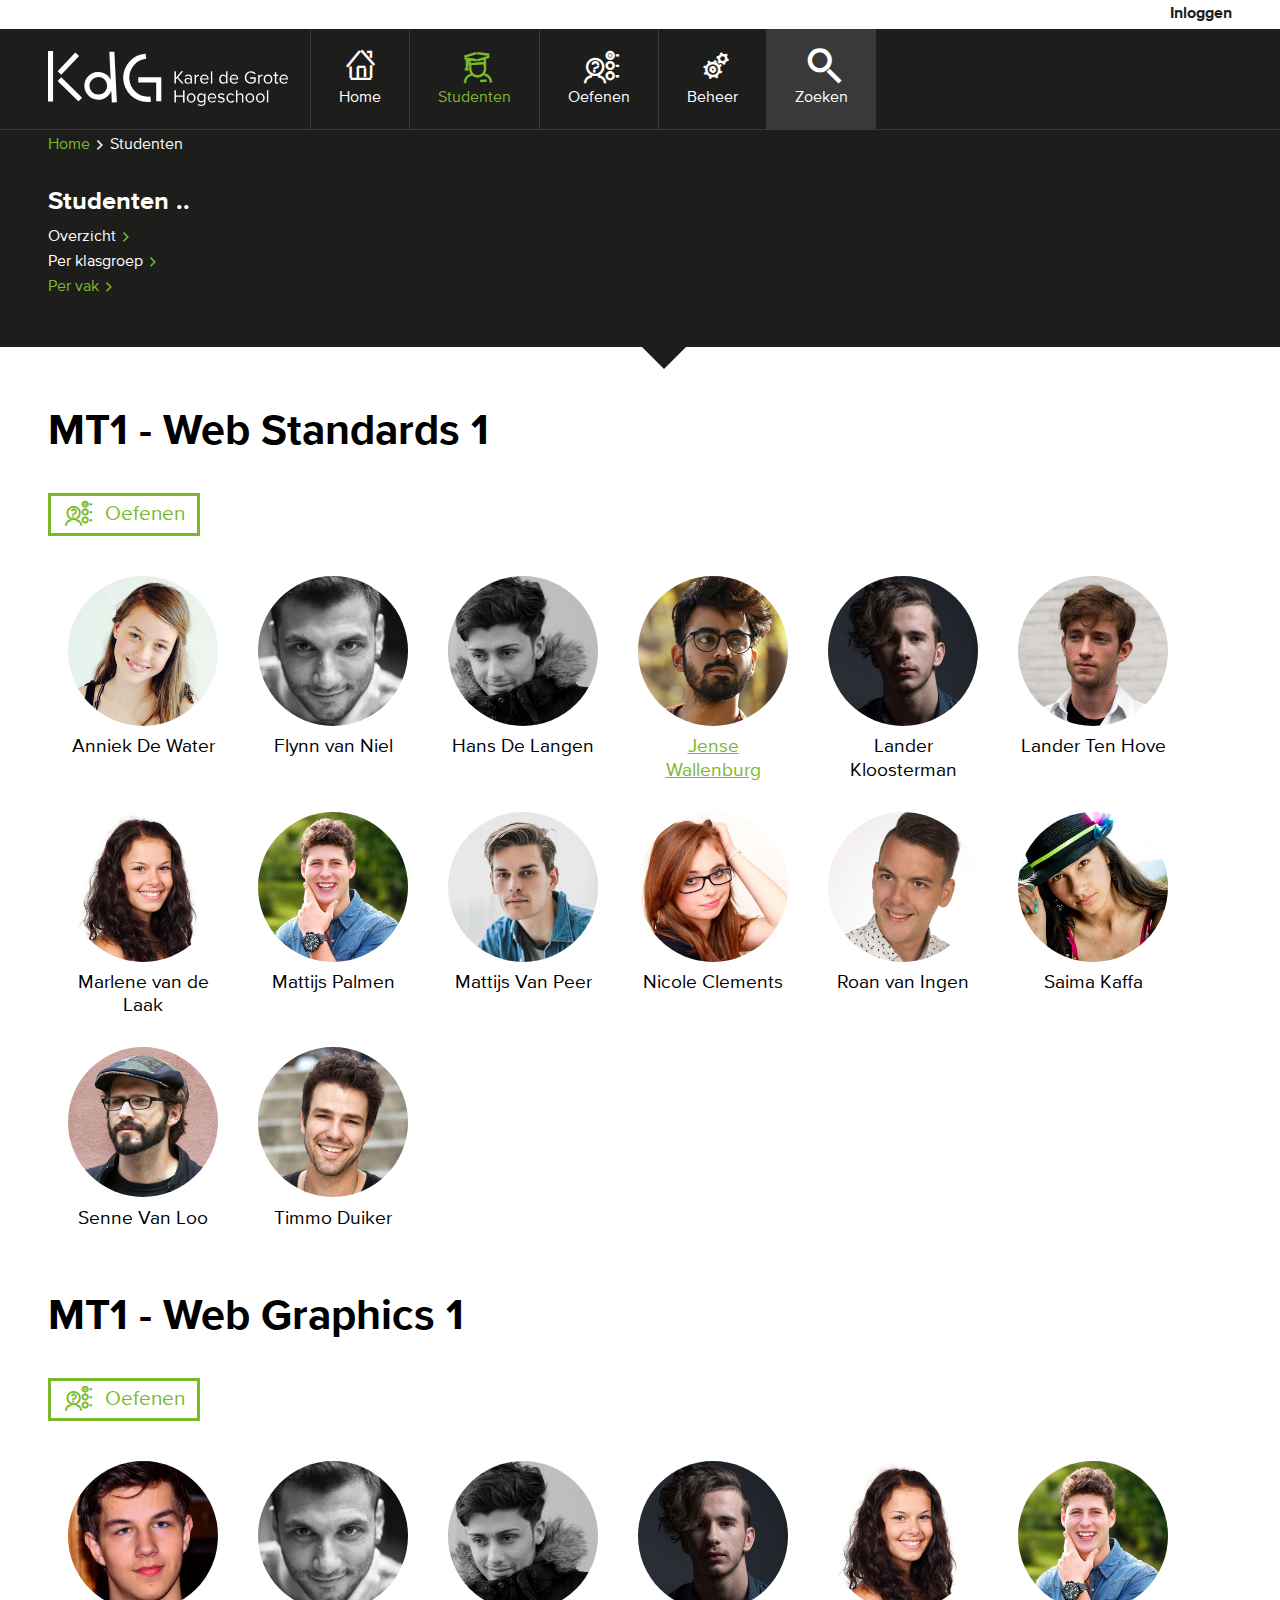
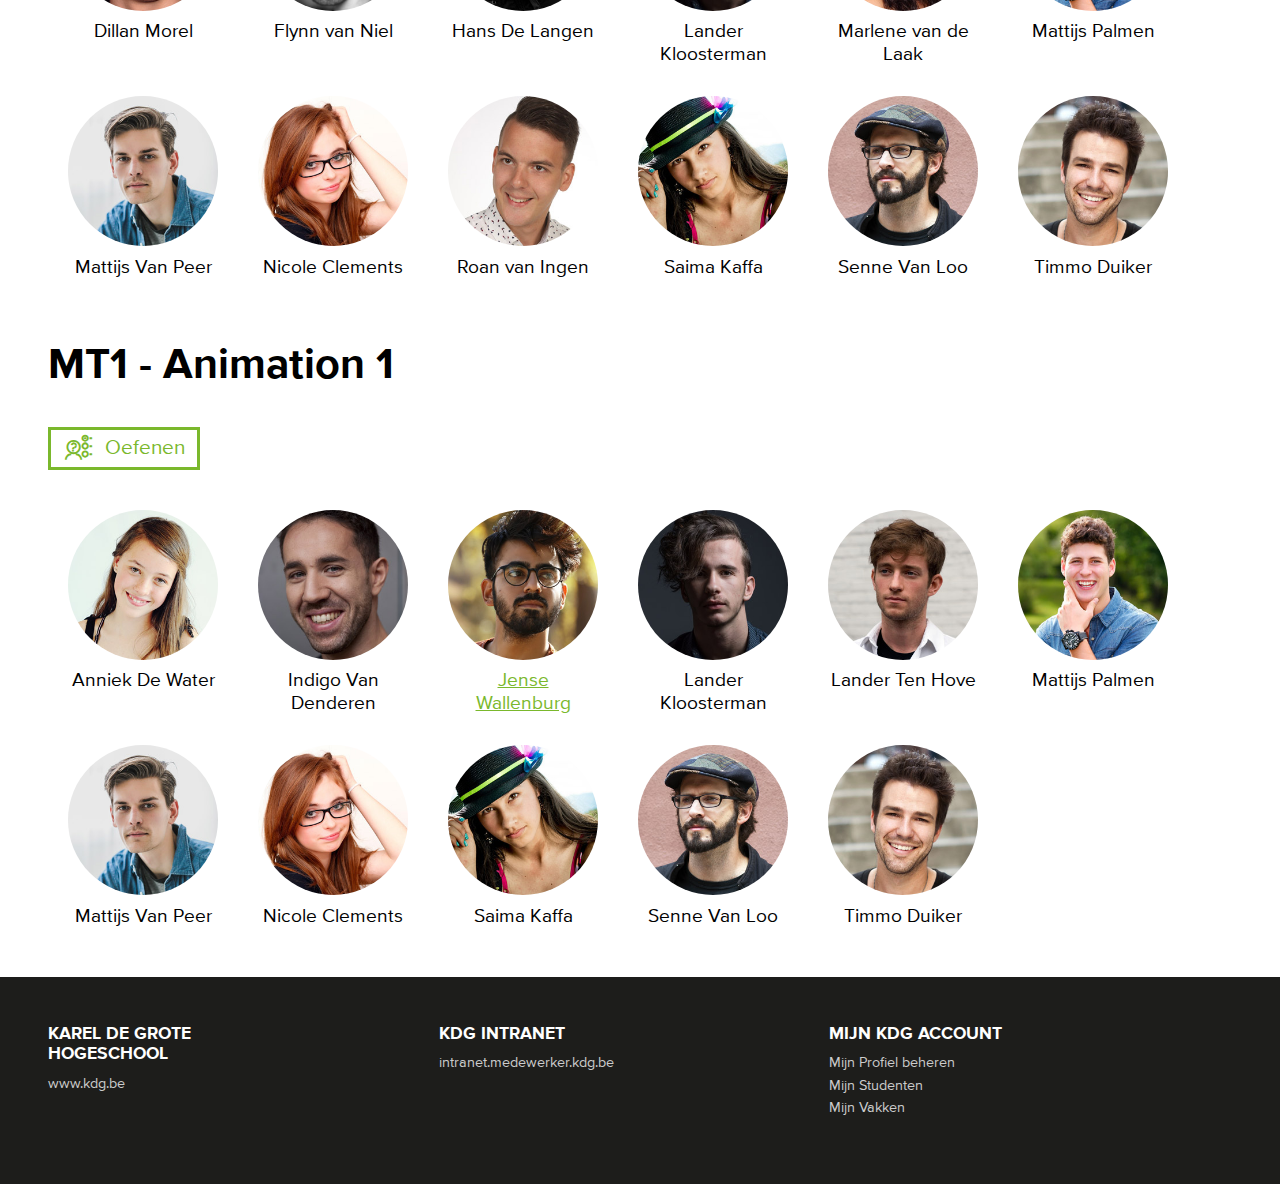
<file: studenten-per-vak.html>
<!doctype html>
<html lang="en">
<head>
    <meta charset="UTF-8">
    <title>Studenten per vak - Say My Name</title>
    
    <link rel="stylesheet" type="text/css" href="css/style.css">
    <link rel="stylesheet" type="text/css" href="css/responsive.css">
</head>
<body>
    
    <div>
        <header>
            <div class="white-banner">
                <div class="wrapper cfx">
                    <nav class="site-switch">
                        <ul>
<!--                            <li class="active"><a href="home.html">Say my name</a></li>-->
                        </ul>
                    </nav>
                    <nav class="nav-utility">
                        <ul>
                            <li id="login"><a href="#">Inloggen</a></li>
                        </ul>

                    </nav>
                </div>
                <div id="loginBox">
                    <form id="loginForm">
                        <div>
                            <label class="placeholder" for="username" id="usernameLabel">Username</label>
                            <input type="text" id="username"  />
                        </div>
                        <div>
                            <label class="placeholder" for="password" id="passwordLabel">Password</label>
                            <input type="password" id="password" />
                        </div>
                        <div>
                            <input type="submit" value="Submit" />
                        </div>
                    </form>
                </div>
            </div>
            <div class="black-banner">
                <div class="wrapper cfx">
                    <div id="logo">
                        <img src="svg/KdG_H_Closed_White.svg" alt="Logo van Karel de Grote Hogeschool">
                    </div>
                    <nav class="nav-main-responsive">
                        <ul>
                            <li class="search"><a href="#">Zoeken</a></li>
                            <li class="menu">
                                <a href="#">
                                    <div class="icon-menu">
                                        <span class="icon-bar"></span>
                                        <span class="icon-bar"></span>
                                        <span class="icon-bar"></span>
                                    </div>
                                    Menu
                                </a>
                            </li>
                        </ul>
                    </nav>
                    <nav class="nav-main">
                        <ul>
                            <li class="home"><a href="index.html">Home</a></li>
                            <li class="students active"><a href="studenten.html">Studenten</a></li>
                            <li class="practice"><a href="oefenen.html">Oefenen</a></li>
                            <li class="manage"><a href="beheer.html">Beheer</a></li>
                            <li class="search"><a href="#">Zoeken</a></li>
                            <li class="searchBox"><input type="text" placeholder="Search"/></li>
                        </ul>
                    </nav>
                </div>
            </div>
            <div class="black-banner">
                <div class="crumbtrail">
                    <div class="wrapper">
                        <ol>
                            <li><a href="index.html">Home</a></li>
                            <li>Studenten</li>
                        </ol>
                    </div>
                </div>
            </div>
            <div class="black-banner">
                <div class="wrapper">
                    <div class="arrow">
                        <nav class="nav-sub">
                            
                            <div class="nav-group third">
                                <h2>Studenten ..</h2>
                                <ul>
                                    <li><a href="studenten.html">Overzicht</a></li>
                                    <li><a href="studenten-per-klasgroep.html">Per klasgroep</a></li>
                                    <li class="active"><a href="studenten-per-vak.html">Per vak</a></li>
                                </ul>
                            </div>
                            
                        </nav>
                    </div>
                </div>
            </div>
        </header>

        <main>
            <div class="wrapper">
                <h2>MT1 - Web Standards 1</h2>
                
                <a href="oefenen-naam-bij-gezicht-mc.html" class="btn practice">Oefenen</a>
                
                <ul class="people"> 
                    <li>
                        <figure class="avatar big">
                            <img src="images/studenten/anniek-de-water.jpg">
                            <figcaption>Anniek De Water</figcaption>
                        </figure>
                    </li>
                    <li>
                        <figure class="avatar big">
                            <img src="images/studenten/flynn-van-niel.jpg">
                            <figcaption>Flynn van Niel</figcaption>
                        </figure>
                    </li>
                    <li>
                        <figure class="avatar big">
                            <img src="images/studenten/hans-de-langen.jpg">
                            <figcaption>Hans De Langen</figcaption>
                        </figure>
                    </li>
                    <li>
                        <a href="beheer-student-detail.html">
                            <figure class="avatar big">
                                <img src="images/studenten/jense-wallenburg.jpg">
                                <figcaption>Jense Wallenburg</figcaption>
                            </figure>
                        </a>
                    </li>
                    <li>
                        <figure class="avatar big">
                            <img src="images/studenten/lander-kloosterman.jpg">
                            <figcaption>Lander Kloosterman</figcaption>
                        </figure>
                    </li>
                    <li>
                        <figure class="avatar big">
                            <img src="images/studenten/lander-ten-hoven.jpg">
                            <figcaption>Lander Ten Hove</figcaption>
                        </figure>
                    </li>
                    <li>
                        <figure class="avatar big">
                            <img src="images/studenten/marlene-van-de-laak.jpg">
                            <figcaption>Marlene van de Laak</figcaption>
                        </figure>
                    </li>
                    <li>
                        <figure class="avatar big">
                            <img src="images/studenten/mattijs-palmen.jpg">
                            <figcaption>Mattijs Palmen</figcaption>
                        </figure>
                    </li>
                    <li>
                        <figure class="avatar big">
                            <img src="images/studenten/matijs-van-peer.jpg">
                            <figcaption>Mattijs Van Peer</figcaption>
                        </figure>
                    </li>
                    <li>
                        <figure class="avatar big">
                            <img src="images/studenten/nicolle-clements.jpg">
                            <figcaption>Nicole Clements</figcaption>
                        </figure>
                    </li>
                    <li>
                        <figure class="avatar big">
                            <img src="images/studenten/roan-van-ingen.jpg">
                            <figcaption>Roan van Ingen</figcaption>
                        </figure>
                    </li>
                    <li>
                        <figure class="avatar big">
                            <img src="images/studenten/saima-kaffa.jpg">
                            <figcaption>Saima Kaffa</figcaption>
                        </figure>
                    </li>
                    <li>
                        <figure class="avatar big">
                            <img src="images/studenten/senne-van-loo.jpg">
                            <figcaption>Senne Van Loo</figcaption>
                        </figure>
                    </li>
                    <li>
                        <figure class="avatar big">
                            <img src="images/studenten/timmo-duiker.jpg">
                            <figcaption>Timmo Duiker</figcaption>
                        </figure>
                    </li>
                </ul>
                
                <h2>MT1 - Web Graphics 1</h2>
                <a href="oefenen-naam-bij-gezicht-mc.html" class="btn practice">Oefenen</a>
                <ul class="people">
                    <li>
                        <figure class="avatar big">
                            <img src="images/studenten/dillan-morel.jpg">
                            <figcaption>Dillan Morel</figcaption>
                        </figure>
                    </li>             
                    <li>
                        <figure class="avatar big">
                            <img src="images/studenten/flynn-van-niel.jpg">
                            <figcaption>Flynn van Niel</figcaption>
                        </figure>
                    </li>
                    <li>
                        <figure class="avatar big">
                            <img src="images/studenten/hans-de-langen.jpg">
                            <figcaption>Hans De Langen</figcaption>
                        </figure>
                    </li>
                    <li>
                        <figure class="avatar big">
                            <img src="images/studenten/lander-kloosterman.jpg">
                            <figcaption>Lander Kloosterman</figcaption>
                        </figure>
                    </li>
                    <li>
                        <figure class="avatar big">
                            <img src="images/studenten/marlene-van-de-laak.jpg">
                            <figcaption>Marlene van de Laak</figcaption>
                        </figure>
                    </li>
                    <li>
                        <figure class="avatar big">
                            <img src="images/studenten/mattijs-palmen.jpg">
                            <figcaption>Mattijs Palmen</figcaption>
                        </figure>
                    </li>
                    <li>
                        <figure class="avatar big">
                            <img src="images/studenten/matijs-van-peer.jpg">
                            <figcaption>Mattijs Van Peer</figcaption>
                        </figure>
                    </li>
                    <li>
                        <figure class="avatar big">
                            <img src="images/studenten/nicolle-clements.jpg">
                            <figcaption>Nicole Clements</figcaption>
                        </figure>
                    </li>
                    <li>
                        <figure class="avatar big">
                            <img src="images/studenten/roan-van-ingen.jpg">
                            <figcaption>Roan van Ingen</figcaption>
                        </figure>
                    </li>
                    <li>
                        <figure class="avatar big">
                            <img src="images/studenten/saima-kaffa.jpg">
                            <figcaption>Saima Kaffa</figcaption>
                        </figure>
                    </li>
                    <li>
                        <figure class="avatar big">
                            <img src="images/studenten/senne-van-loo.jpg">
                            <figcaption>Senne Van Loo</figcaption>
                        </figure>
                    </li>
                    <li>
                        <figure class="avatar big">
                            <img src="images/studenten/timmo-duiker.jpg">
                            <figcaption>Timmo Duiker</figcaption>
                        </figure>
                    </li>
                </ul>
                
                <h2>MT1 - Animation 1</h2>
                <a href="oefenen-naam-bij-gezicht-mc.html" class="btn practice">Oefenen</a>
                <ul class="people">      
                    <li>
                        <figure class="avatar big">
                            <img src="images/studenten/anniek-de-water.jpg">
                            <figcaption>Anniek De Water</figcaption>
                        </figure>
                    </li>
                    <li>
                        <figure class="avatar big">
                            <img src="images/studenten/indigo-van-denderen.jpg">
                            <figcaption>Indigo Van Denderen</figcaption>
                        </figure>
                    </li>
                    <li>
                        <a href="beheer-student-detail.html">
                            <figure class="avatar big">
                                <img src="images/studenten/jense-wallenburg.jpg">
                                <figcaption>Jense Wallenburg</figcaption>
                            </figure>
                        </a>
                    </li>
                    <li>
                        <figure class="avatar big">
                            <img src="images/studenten/lander-kloosterman.jpg">
                            <figcaption>Lander Kloosterman</figcaption>
                        </figure>
                    </li>
                    <li>
                        <figure class="avatar big">
                            <img src="images/studenten/lander-ten-hoven.jpg">
                            <figcaption>Lander Ten Hove</figcaption>
                        </figure>
                    </li>
                    <li>
                        <figure class="avatar big">
                            <img src="images/studenten/mattijs-palmen.jpg">
                            <figcaption>Mattijs Palmen</figcaption>
                        </figure>
                    </li>
                    <li>
                        <figure class="avatar big">
                            <img src="images/studenten/matijs-van-peer.jpg">
                            <figcaption>Mattijs Van Peer</figcaption>
                        </figure>
                    </li>
                    <li>
                        <figure class="avatar big">
                            <img src="images/studenten/nicolle-clements.jpg">
                            <figcaption>Nicole Clements</figcaption>
                        </figure>
                    </li>
                    <li>
                        <figure class="avatar big">
                            <img src="images/studenten/saima-kaffa.jpg">
                            <figcaption>Saima Kaffa</figcaption>
                        </figure>
                    </li>
                    <li>
                        <figure class="avatar big">
                            <img src="images/studenten/senne-van-loo.jpg">
                            <figcaption>Senne Van Loo</figcaption>
                        </figure>
                    </li>
                    <li>
                        <figure class="avatar big">
                            <img src="images/studenten/timmo-duiker.jpg">
                            <figcaption>Timmo Duiker</figcaption>
                        </figure>
                    </li>
                </ul>
            </div>
        </main>

        <footer>
            <div class="black-banner">
                <div class="wrapper">
                    <div class="nav-footer">
                        <div class="nav-group third">
                            <h2>Karel de Grote<br>Hogeschool</h2>
                            <ul>
                                <li><a href="http://www.kdg.be">www.kdg.be</a></li>
                            </ul>
                        </div>
                        
                        <div class="nav-group third">
                            <h2>KdG Intranet</h2>
                            <ul>
                                <li><a href="https://intranet.medewerker.kdg.be">intranet.medewerker.kdg.be</a></li>
                            </ul>
                        </div>
                        
                        <div class="nav-group third">
                            <h2>Mijn KdG account</h2>
                            <ul>
                                <li><a href="#">Mijn Profiel beheren</a></li>
                                <li><a href="#">Mijn Studenten</a></li>
                                <li><a href="#">Mijn Vakken</a></li>
                            </ul>
                        </div>
                    </div>
                </div>
            </div>
        </footer>
    </div>

    <script src="js/jquery-3.2.1.min.js"></script>
    <script src="js/jquery.js"></script>
    <script src="js/main.js"></script>
</body>
</html>
</file>
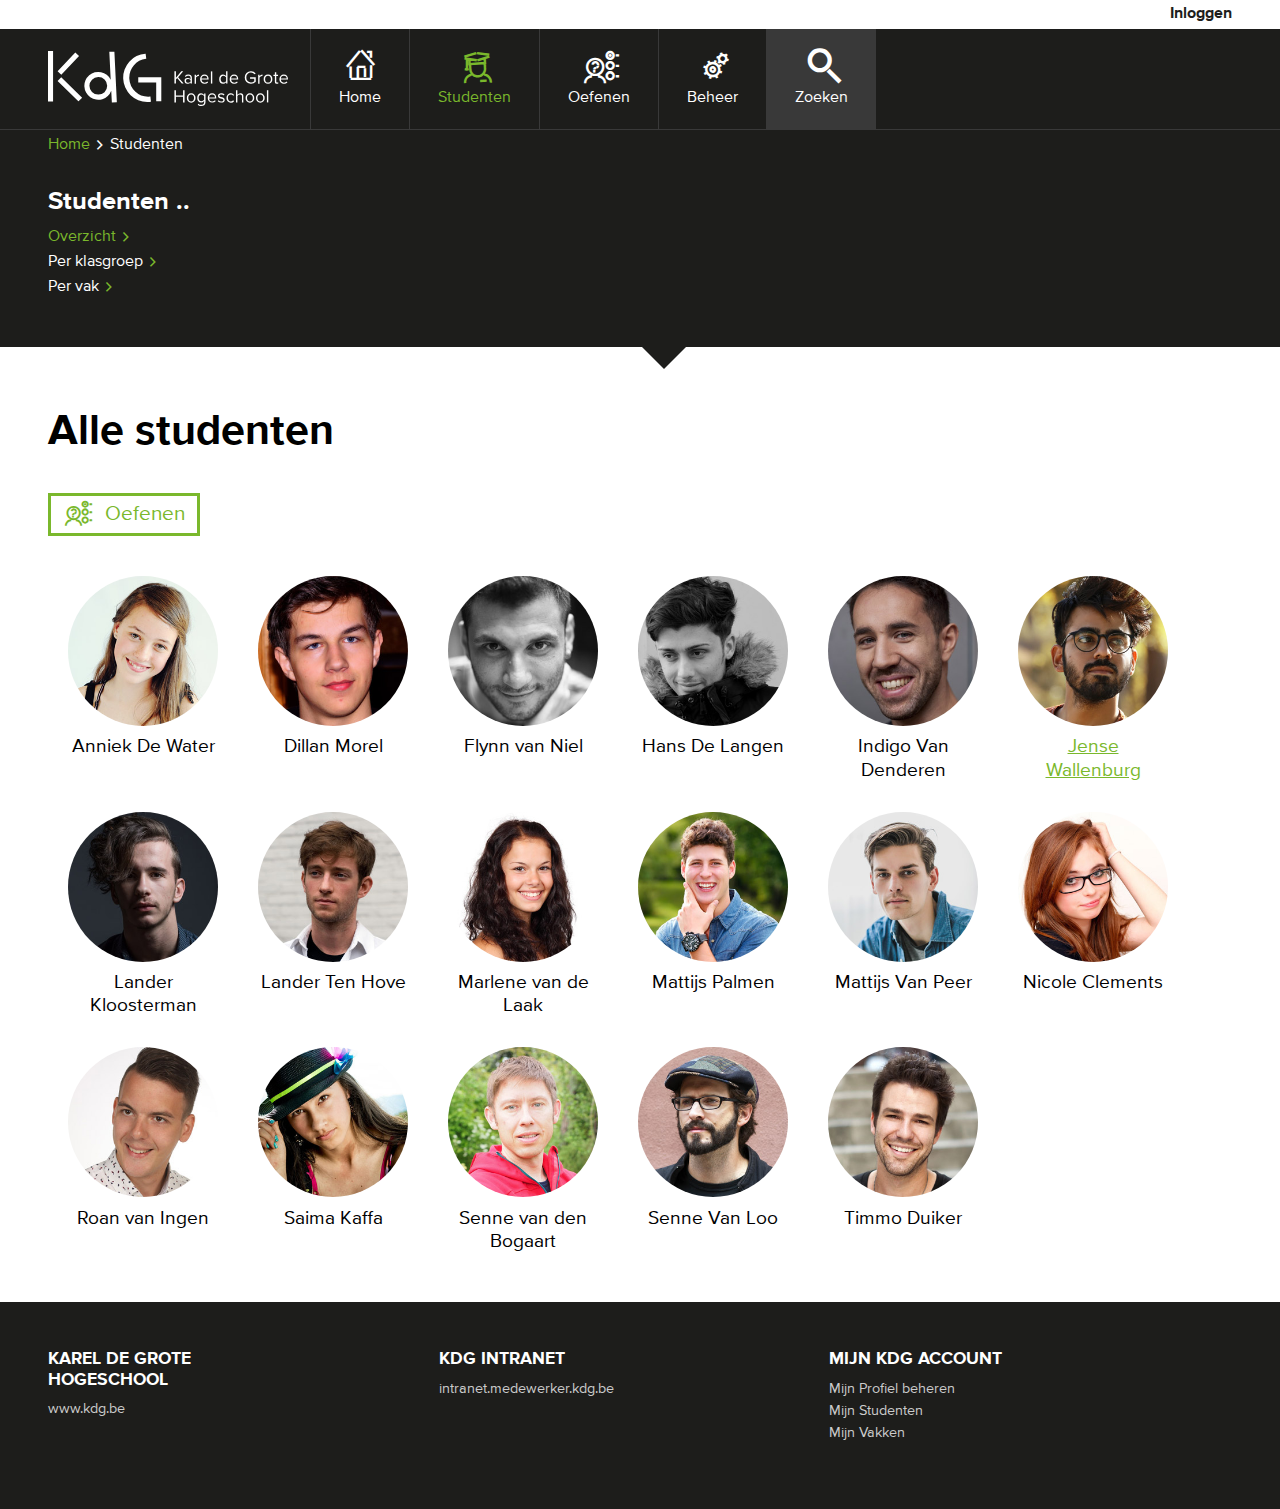
<file: studenten.html>
<!doctype html>
<html lang="en">
<head>
    <meta charset="UTF-8">
    <title>Overzicht studenten - Say My Name</title>
    
    <link rel="stylesheet" type="text/css" href="css/style.css">
    <link rel="stylesheet" type="text/css" href="css/responsive.css">
</head>
<body>
    
    <div>
        <header>
            <div class="white-banner">
                <div class="wrapper cfx">
                    <nav class="site-switch">
                        <ul>
<!--                            <li class="active"><a href="home.html">Say my name</a></li>-->
                        </ul>
                    </nav>
                    <nav class="nav-utility">
                        <ul>
                            <li id="login"><a href="#">Inloggen</a></li>
                        </ul>

                    </nav>
                </div>
                <div id="loginBox">
                    <form id="loginForm">
                        <div>
                            <label class="placeholder" for="username" id="usernameLabel">Username</label>
                            <input type="text" id="username"  />
                        </div>
                        <div>
                            <label class="placeholder" for="password" id="passwordLabel">Password</label>
                            <input type="password" id="password" />
                        </div>
                        <div>
                            <input type="submit" value="Submit" />
                        </div>
                    </form>
                </div>
            </div>
            <div class="black-banner">
                <div class="wrapper cfx">
                    <div id="logo">
                        <img src="svg/KdG_H_Closed_White.svg" alt="Logo van Karel de Grote Hogeschool">
                    </div>
                    <nav class="nav-main-responsive">
                        <ul>
                            <li class="search"><a href="#">Zoeken</a></li>
                            <li class="menu">
                                <a href="#">
                                    <div class="icon-menu">
                                        <span class="icon-bar"></span>
                                        <span class="icon-bar"></span>
                                        <span class="icon-bar"></span>
                                    </div>
                                    Menu
                                </a>
                            </li>
                        </ul>
                    </nav>
                    <nav class="nav-main">
                        <ul>
                            <li class="home"><a href="index.html">Home</a></li>
                            <li class="students active"><a href="studenten.html">Studenten</a></li>
                            <li class="practice"><a href="oefenen.html">Oefenen</a></li>
                            <li class="manage"><a href="beheer.html">Beheer</a></li>
                            <li class="search"><a href="#">Zoeken</a></li>
                            <li class="searchBox"><input type="text" placeholder="Search"/></li>
                        </ul>
                    </nav>
                </div>
            </div>
            <div class="black-banner">
                <div class="crumbtrail">
                    <div class="wrapper">
                        <ol>
                            <li><a href="index.html">Home</a></li>
                            <li>Studenten</li>
                        </ol>
                    </div>
                </div>
            </div>
            <div class="black-banner">
                <div class="wrapper">
                    <div class="arrow">
                        <nav class="nav-sub">
                            
                            <div class="nav-group third">
                                <h2>Studenten ..</h2>
                                <ul>
                                    <li class="active"><a href="studenten.html">Overzicht</a></li>
                                    <li><a href="studenten-per-klasgroep.html">Per klasgroep</a></li>
                                    <li><a href="studenten-per-vak.html">Per vak</a></li>
                                </ul>
                            </div>
                            
                        </nav>
                    </div>
                </div>
            </div>
        </header>

        <main>
            <iframe src="" id="userIFrame"></iframe>
            <div class="content">
                <div class="wrapper">
                    <h2>Alle studenten</h2>

                    <a href="oefenen-naam-bij-gezicht-mc.html" class="btn practice">Oefenen</a>

                    <ul class="people">
                        <li>
                            <figure class="avatar big">
                                <img src="images/studenten/anniek-de-water.jpg">
                                <figcaption>Anniek De Water</figcaption>
                            </figure>
                        </li>
                        <li>
                            <figure class="avatar big">
                                <img src="images/studenten/dillan-morel.jpg">
                                <figcaption>Dillan Morel</figcaption>
                            </figure>
                        </li>
                        <li>
                            <figure class="avatar big">
                                <img src="images/studenten/flynn-van-niel.jpg">
                                <figcaption>Flynn van Niel</figcaption>
                            </figure>
                        </li>
                        <li>
                            <figure class="avatar big">
                                <img src="images/studenten/hans-de-langen.jpg">
                                <figcaption>Hans De Langen</figcaption>
                            </figure>
                        </li>
                        <li>
                            <figure class="avatar big">
                                <img src="images/studenten/indigo-van-denderen.jpg">
                                <figcaption>Indigo Van Denderen</figcaption>
                            </figure>
                        </li>
                        <li>
                            <a href="beheer-student-detail.html" id="user">
                                <figure class="avatar big">
                                    <img src="images/studenten/jense-wallenburg.jpg">
                                    <figcaption>Jense Wallenburg</figcaption>
                                </figure>
                            </a>
                        </li>
                        <li>
                            <figure class="avatar big">
                                <img src="images/studenten/lander-kloosterman.jpg">
                                <figcaption>Lander Kloosterman</figcaption>
                            </figure>
                        </li>
                        <li>
                            <figure class="avatar big">
                                <img src="images/studenten/lander-ten-hoven.jpg">
                                <figcaption>Lander Ten Hove</figcaption>
                            </figure>
                        </li>
                        <li>
                            <figure class="avatar big">
                                <img src="images/studenten/marlene-van-de-laak.jpg">
                                <figcaption>Marlene van de Laak</figcaption>
                            </figure>
                        </li>
                        <li>
                            <figure class="avatar big">
                                <img src="images/studenten/mattijs-palmen.jpg">
                                <figcaption>Mattijs Palmen</figcaption>
                            </figure>
                        </li>
                        <li>
                            <figure class="avatar big">
                                <img src="images/studenten/matijs-van-peer.jpg">
                                <figcaption>Mattijs Van Peer</figcaption>
                            </figure>
                        </li>
                        <li>
                            <figure class="avatar big">
                                <img src="images/studenten/nicolle-clements.jpg">
                                <figcaption>Nicole Clements</figcaption>
                            </figure>
                        </li>
                        <li>
                            <figure class="avatar big">
                                <img src="images/studenten/roan-van-ingen.jpg">
                                <figcaption>Roan van Ingen</figcaption>
                            </figure>
                        </li>
                        <li>
                            <figure class="avatar big">
                                <img src="images/studenten/saima-kaffa.jpg">
                                <figcaption>Saima Kaffa</figcaption>
                            </figure>
                        </li>
                        <li>
                            <figure class="avatar big">
                                <img src="images/studenten/senne-van-den-bogaart.jpg">
                                <figcaption>Senne van den Bogaart</figcaption>
                            </figure>
                        </li>
                        <li>
                            <figure class="avatar big">
                                <img src="images/studenten/senne-van-loo.jpg">
                                <figcaption>Senne Van Loo</figcaption>
                            </figure>
                        </li>
                        <li>
                            <figure class="avatar big">
                                <img src="images/studenten/timmo-duiker.jpg">
                                <figcaption>Timmo Duiker</figcaption>
                            </figure>
                        </li>

                    </ul>
                </div>
            </div>
            <div style="clear: both;"></div>
        </main>

        <footer>
            <div class="black-banner">
                <div class="wrapper">
                    <div class="nav-footer">
                        <div class="nav-group third">
                            <h2>Karel de Grote<br>Hogeschool</h2>
                            <ul>
                                <li><a href="http://www.kdg.be">www.kdg.be</a></li>
                            </ul>
                        </div>
                        
                        <div class="nav-group third">
                            <h2>KdG Intranet</h2>
                            <ul>
                                <li><a href="https://intranet.medewerker.kdg.be">intranet.medewerker.kdg.be</a></li>
                            </ul>
                        </div>
                        
                        <div class="nav-group third">
                            <h2>Mijn KdG account</h2>
                            <ul>
                                <li><a href="#">Mijn Profiel beheren</a></li>
                                <li><a href="#">Mijn Studenten</a></li>
                                <li><a href="#">Mijn Vakken</a></li>
                            </ul>
                        </div>
                    </div>
                </div>
            </div>
        </footer>
    </div>

    <script src="js/jquery-3.2.1.min.js"></script>
    <script src="js/jquery.js"></script>
    <script src="js/main.js"></script>
</body>
</html>
</file>
<file: css/responsive.css>
@media screen and (max-width: 1125px)
{
    #logo, .nav-main { float: none; }
    
    .nav-main-responsive {
        display: block;
    }
    
    .nav-main {
        display: none;
        margin: 0 -3rem;
    }
    
    .nav-main li { 
        float: none; 
    }
    
    .nav-main li.active a {
        background-color: #a9cb59;
        color: #fff;
    }
    
    .nav-main li a:hover {
        background-color: #a9cb59;
    }
    
    .nav-main .search { display: none; }
    
    .nav-main .home a,
    .nav-main .students a,
    .nav-main .practice a,
    .nav-main .manage a
    {    
        background-color: #7ab82c;
        color: #fff;
        position: relative;
        line-height: 40px;
        margin: 0;
        padding: 0 0 0 60px;
        border: none;
    }
    
    .nav-main .home a::before,
    .nav-main .students a::before,
    .nav-main .practice a::before,
    .nav-main .manage a::before,
    .nav-main .search a::before
    {
        font-size: 1.7rem;
        position: absolute;
        left:10px;
        top:5px;
        padding: 0;
    }
    
    .nav-main .active.home a::before,
    .nav-main .active.students a::before,
    .nav-main .active.practice a::before,
    .nav-main .active.manage a::before,
    .nav-main .active.search a::before
    {
        color: #fff;
    }
        
    .bulletin-board-items article { width: 45%; }
    
}

@media screen and (max-width: 1100px)
{
    .main aside, .main main {
        float: none;
        width: 100%;
    }
    
    .third {
        float: none;
        width: 100%;
    }
    
}

@media screen and (max-width: 800px)
{
    .bulletin-board-items article { width: 100%; }
}

@media screen and (max-width: 600px)
{
    body > div {
        min-width: 584px;   
    }
}
</file>
<file: css/style.css>
@import url(normalize.css);
@import url(kdg-fonts.css);
@import url(say-my-name.css);

/*
*    K L E U R E N
*    =-=-=-=-=-=-=
*
*    Groen          #7ab82c
*    Licht groen    #a9cb59
*    Grijs          #393939
*    Licht grijs    #cccccc
*    Zwart          #1d1d1b
*
*/


body {
    font-size: 100%;
    font-family: "Proxima Nova";
    
    line-height: 1.5em;
    font-size: 1.8rem;
    overflow-y:scroll;
}

h3 strong {
    color: #7ab82c;    
}

.main {     
    padding-bottom: 3rem;
    position: relative;
}

.wrapper {
    position: relative;
    box-sizing: border-box;
    max-width: 1330px;
    margin: 0 auto;
    padding: 0 3rem;
}

.black-banner {
    background-color: #1d1d1b;
}

#logo {
    width: 262px;
    height: 100px;
}

#logo img {
    margin-top: 22px;
    margin-right: 22px;
}

h1 {
    font-family: "KdG";
    font-size: 3rem;   
}

p, ul, ol {
    line-height: 1.8rem;
    font-size: 1.2rem;
}

a {       color: #7ab82c; }
a:hover { color: #a9cb59; }

.third { width: 33%; }

.white-banner, .black-banner { position: relative; }

/*
*    N A V I G A T I O N
*    =-=-=-=-=-=-=-=-=-=
*/

nav ul {
    list-style: none;
    padding: 0;
    margin: 0;
    
    font-size: 1rem;
}

/* =-=-=-=-=-=-=-=-=-=-=-=-=-=-=-=-=-=-=-=-=-=-=-=-=-=-=-= */

.site-switch { float: left; }
.nav-utility { float:right; }

.site-switch li, .nav-utility li {
    float: left;
    padding: 0.5rem 0;
}

.nav-utility li:last-child a {
    padding-right: 0;
    margin-right: 0;
}

.site-switch a, .nav-utility a {
    font-weight: bold;
    display: block;
    text-decoration: none;
    color: #1d1d1b;
    border-right: 1px #1d1d1b solid;
    line-height: 0.8;
    padding-right: 0.5rem;
    margin-right: 0.5rem;
}

.site-switch li:last-child a, .nav-utility li:last-child a {
    border: none;
}

.site-switch a:hover, .nav-utility a:hover {
    text-decoration: underline;
}

.site-switch li.active a, .nav-utility li.active a {
    color: #7ab82c;
}



/* =-=-=-=-=-=-=-=-=-=-=-=-=-=-=-=-=-=-=-=-=-=-=-=-=-=-=-= */

.nav-main.active {
    display: block;
}

.nav-main li, .nav-main-responsive li {
    float: left;
    position: relative;
}

.nav-main a, .nav-main-responsive a {
    display: block;
    line-height: 20px;
    padding: 0 1.75rem 22px;
    color: #fff;
    text-decoration: none;
    border-left: 1px #393939 solid;
}

.nav-main a:hover, .nav-main .search a:hover,
.nav-main-responsive a:hover, .nav-main-responsive .search a:hover
{
    background-color: #7ab82c;    
}

.nav-main li.active a
{
    background-color: #1d1d1b;
    color: #7ab82c; 
}

.nav-main-responsive li.active a
{
    background-color: #7ab82c;
    color: #fff;
}


.nav-main li:last-child a {
    border-right: 1px #393939 solid;
}

.nav-main .home a::before,
.nav-main .students a::before,
.nav-main .practice a::before,
.nav-main .manage a::before,
.nav-main .search a::before,
.nav-main-responsive .search a::before
{
    font-family: 'iconfont';
    font-size: 2.2rem;
    display: block;
    color: #fff;
    text-decoration: none;
    text-transform: lowercase;
    text-align: center;
    font-weight: normal;
    line-height: 30px;
    
    width: 30px;
    height: 30px;
    padding-top: 22px;
    padding-bottom: 6px;
    margin: 0 auto;
}

.nav-main .students a::before,
.nav-main .practice a::before,
.nav-main .manage a::before
{
    font-family: 'Say-my-name';
}

.nav-main .search a,
.nav-main-responsive .search a 
{ background-color: #393939; }

.nav-main .search a::before ,
.nav-main-responsive .search a::before 
{
    font-family: 'kdg-icons';
}

.nav-main .home a::before {               content: "a"; }
.nav-main .students a::before {           content: ""; }
.nav-main .practice a::before {           content: ""; }
.nav-main .manage a::before {             content: ""; }
.nav-main .search a::before {             content: ""; }
.nav-main-responsive .search a::before {  content: ""; }

.nav-main .active.home a::before,
.nav-main .active.students a::before,
.nav-main .active.practice a::before,
.nav-main .active.manage a::before
{ color: #7ab82c; }

.nav-main-responsive .icon-menu {
    width: 20px;
    padding-top: 28px;
    padding-bottom: 13px;
    margin: 0 auto;
}

.nav-main .searchBox input {
    background-color: #2b2b2b;
    height: 100px;
    width: 175px;
    padding: 0 10px;
    border: 0;
    border-right: 1px solid #393939;
    color: #cccccc;
}

.nav-main .searchBox input:focus {
    outline: none;
}

/* =-=-=-=-=-=-=-=-=-=-=-=-=-=-=-=-=-=-=-=-=-=-=-=-=-=-=-= */

/*
*    S U B   N A V I G A T I O N
*    =-=-=-=-=-=-=-=-=-=-=-=-=-=
*/

.nav-sub {
    padding-bottom: 3rem;
    position: relative;
}

.nav-sub ul {
    list-style: none;
    margin: 0;
    padding: 0;
}

.nav-sub li {
    line-height: 1.5rem;   
}

.nav-sub li::after {
    font-family: 'kdg-icons';
    content: "";
    font-size: 0.6rem;
    margin: 0 0.3rem;
    font-weight: normal;
    color: #7ab82c;
}

.nav-sub li a:hover, .nav-sub li.active a { color: #7ab82c; }

.nav-sub h1 {
    font-size: 2.5rem;
    font-family: "KdG";
    font-weight: normal;
}

.nav-sub h2 {
    font-size: 1.6rem;
    font-weight: bold;
    margin-bottom: 0;
}

.nav-group {
    box-sizing: border-box;
    float: left;
}

/* =-=-=-=-=-=-=-=-=-=-=-=-=-=-=-=-=-=-=-=-=-=-=-=-=-=-=-= */

.arrow { 
    position: relative; 
    margin-bottom: 4rem;
}

.arrow::after {
    content: "";
    position: absolute;
    width: 0;
    height: 0;
    border-style: solid;
    border-width: 1.5rem 1.5rem 0 1.5rem;
    border-color: #1d1d1b transparent transparent transparent;
    bottom: -1.5rem;
    left: 50%;
    top: auto;
    bottom: -1.4rem;
}

/* =-=-=-=-=-=-=-=-=-=-=-=-=-=-=-=-=-=-=-=-=-=-=-=-=-=-=-= */

.black-banner .nav-sub h1 { color: #fff; }
.black-banner .nav-sub h2 { color: #fff; }
.black-banner p { color: #fff; }
.black-banner .nav-sub li a:hover, .black-banner .nav-sub li.active a { color: #7ab82c; }
.black-banner .nav-sub li a {
    color: #fff;
    text-decoration: none;
}


.white-banner .nav-sub h1 { color: #000; }
.white-banner .nav-sub h2 { color: #000; }
.white-banner p { color: #000; }
.white-banner .nav-sub li a:hover, .white-banner .nav-sub li.active a { color: #7ab82c; }
.white-banner .nav-sub li a {
    color: #000;
    text-decoration: none;
}

/* =-=-=-=-=-=-=-=-=-=-=-=-=-=-=-=-=-=-=-=-=-=-=-=-=-=-=-= */

/*
*    B R E A D C R U M B
*    =-=-=-=-=-=-=-=-=-=
*/

.crumbtrail {
    border-top: 1px #fff solid;
    line-height: 2rem;
}

.crumbtrail ol {
    list-style: none;
    margin:0;
    padding: 0;
}

.crumbtrail li {
    font-size: 1rem;
    float: left;
}

.crumbtrail li::after {
    font-family: 'kdg-icons';
    content: "";
    font-size: 0.6rem;
    margin: 0 0.3rem;
    font-weight: normal;
}

.crumbtrail li:last-child::after {
    content: "";
}

.crumbtrail a {
    text-decoration: none;
    color: #7ab82c;
}

.crumbtrail a:hover {
    text-decoration: underline;
    color: #a9cb59;    
}

.black-banner .crumbtrail {
    background-color: #1d1d1b;
    border-top: 1px #393939 solid;
}

.crumbtrail.inverted li {
    color: #fff;
}

/* =-=-=-=-=-=-=-=-=-=-=-=-=-=-=-=-=-=-=-=-=-=-=-=-=-=-=-= */

.black-banner .crumbtrail li { color: #fff; }
.white-banner .crumbtrail li { color: #000; }

/* =-=-=-=-=-=-=-=-=-=-=-=-=-=-=-=-=-=-=-=-=-=-=-=-=-=-=-= */

/*
*    P A G E   A C T I O N S
*    =-=-=-=-=-=-=-=-=-=-=-=
*/

.page-actions {
    position: absolute;
    top:0;
    right:3rem;
}
.page-actions a {
    color: #000;
    font-weight: normal;
    text-decoration: none;
    display: block;
    width: 25px;
    height: 25px;
    float: left;
}
.page-actions a:hover, .page-actions a.active {
    color: #7ab82c;
    text-decoration: none;
}

.page-actions a + a {
    margin-left: 0.3rem;   
}

.edit::before, .forward::before, .favorite::before { font-family: "kdg-icons-iw"; }
.edit::before { content: "\e900"; }
.forward::before { content: "\e901"; }
.favorite::before { content: "\e902"; }

.page-action-forms {
    font-size: 1.2rem;
    background-color: #a9cb59;
}

.page-action-forms h2 { 
    font-size: 1.6rem; 
    margin-top: 2rem;
    margin-left: -3rem;
    background-image: url(../svg/kdg-icon-forward.svg);
    background-repeat: no-repeat;
    background-position: left center;
    padding-left: 3rem;
}

.page-action-forms p, 
.page-action-forms input ,
.page-action-forms textarea {
    font-size: 1rem;   
}
.page-action-forms label, .page-action-forms h3 {
    line-height: 1.4rem;  
    font-weight: normal;
    font-size: 1.3rem;
}
.page-action-forms label {
    margin-bottom: 0.5rem;
}


.black-banner .page-actions a { color: #fff; }
.black-banner .page-actions a:hover, .page-actions a.active { color: #7ab82c; }


.forward-form {
    box-sizing: border-box;
    padding: 0 3rem;
    max-width: 750px;
}

.page-action-forms button, .main form button { font-size: 1.1rem; }
.page-action-forms button:hover {
    background-color: #000;
}

.page-action-forms .user { margin-bottom: 2rem; }

.page-action-forms .username { line-height: 50px; }

.page-action-forms .forward-form {
    height: 0;
    overflow: hidden;
    
    transition: height 0.65s ease-in-out;
}

.page-action-forms .forward-form.active {
    height: 700px;
}


/*
*    H E A D E R
*    =-=-=-=-=-=
*/

#logo, .nav-main {
    float: left;
}

/*
*    F O O T E R
*    =-=-=-=-=-=
*/

.nav-footer {
    font-size: 0.9rem;
    padding-top: 2rem;
    padding-bottom: 4rem;
}

.nav-footer ul {
    font-size: 0.9rem;
    list-style: none;
    margin: 0;
    padding: 0;
}

.nav-footer li { line-height: 1.4rem; }

.nav-footer li a:hover, .nav-footer li.active a { color: #fff; }

.nav-footer li a { 
    color: #cccccc;
    text-decoration: none;
}

.nav-footer h2 {
    text-transform: uppercase;
    font-size: 1.1rem;
    line-height: 1.3rem;
    font-weight: bold;
    margin-bottom: 0.5rem;
    color: #fff;
}

.controls a.btn {
    margin-top: 2rem;    
    margin-bottom: 0;
}

/*
*    C O N T E N T
*    =-=-=-=-=-=-=
*/

.red {   color: #b14040; }
.green { color: #7ab82c; }

a.btn {
    display: inline-block;
    font-size: 1.1rem;
    margin-bottom: 20px;
    line-height: 100%;
}

a.btn.delete {
    background-color: #b14040;    
}

a.btn.delete:hover {
    background-color: #d89f9f;
}

a.btn.practice {
    font-size: 1.3rem;
    text-decoration: none;
    border: 3px #7ab82c solid;
    padding: 0.5rem 0.75rem 0.5rem 54px !important;
    position: relative;
    margin-bottom: 1em;
    background-color: #fff;
    color: #7ab82c;
}

a.btn.practice:hover {
    background-color: #fff;
}

a.btn.practice::before {
    font-family: 'Say-my-name';
    font-size: 1.7rem;
    display: block;
    content: "\e901";
    position: absolute;
    left:0.5em;
    top:0.4rem;
}


.wrapper section {
    max-width: 750px;
    margin: 0 auto;
    font-size: 1.5rem;
    padding-bottom: 5rem;
}

.main aside, .main main { float: left; }
.main aside { width: 33%; margin-right: 5%; }
.main main { width: 61%; }

.flex {
    display: flex;
    flex-wrap: wrap;
}

.flex.col-3 {
    justify-content: space-between;
    padding-bottom: 3rem;
}

.flex.col-3 .flex-col {
    margin: 0;
    flex-basis: 400px;
    padding-bottom: 1rem;
}

.col-3-ver {
    column-count: 3;
    column-gap: 30px;
}


/*
*    A V A T A R S
*    =-=-=-=-=-=-=
*/

.avatar img {
    max-width: 50px;
    height: auto;
    border-radius: 25px;
    display: block; 
}

.avatar.big img {
    max-width: 150px;
    border-radius: 75px;
    margin-bottom: 0.5em;
}


/*
*    S T U D E N T E N
*    =-=-=-=-=-=-=-=-=
*/

.people {
    list-style-type: none;
    margin-left: 0;
    padding-left: 0;
    display: flex;
    flex-flow: row wrap;
}

.people li {
    flex-basis: 150px;
    text-align: center;
    margin: 0 20px 30px;
}
.people figure {
    margin:0;
}
.people figcaption {
    line-height: 120%;
}

h2 + a.btn {
    margin-top: -30px;
}

/*
*    B E H E E R
*    =-=-=-=-=-=
*/

.manage-people {
    font-size: 1.3rem;
    margin-bottom: 3rem;
}

.manage-people th { 
    text-align: left;
}

.manage-people th,
.manage-people td 
{
    padding: 0.5rem 0.75rem;    
}

.manage-people li > div {
    float:left;
    margin-right:20px;
}

.manage-people li > div:last-child {
    margin-right: 0;
}

.manage-people .group {
    font-size: 1rem;
}

.manage-people .cb-delete input[type="checkbox"] {
    position: relative;
    top: -3px;
}

.manage-people tr > td:first-child  { width: 16px; }  /* Delete CB */
.manage-people tr > td:nth-child(2) { width: 50px; }  /* Avatar */
.manage-people tr > td:nth-child(3) { width: 250px; } /* Naam */
.manage-people tr > td:nth-child(4) { width: 250px; } /* Klasgroep(en) */
.manage-people tr > td:nth-child(5) { width: 500px; } /* Vak(ken) */

.manage-people tr > td:nth-child(4),
.manage-people tr > td:nth-child(5) 
{ 
    font-size: 1rem; 
    line-height: normal; 
} 

.manage-people tfoot th { 
    font-size: 1.1rem;
    text-align: center; 
    font-weight: normal;
}

.paging {
    list-style-type: none;
    padding: 0;
    font-size: 1.1rem;
    float: right;
    margin: 0;
}

.paging li {
    float: left;
    margin: 0 0.5rem;
}

.paging li.active a {
    text-decoration: none;
    font-weight: bold;
    color: #000;
}

/*
*    B U L L E T I N   B O A R D
*    =-=-=-=-=-=-=-=-=-=-=-=-=-=
*/

.bulletin-board {
    padding-top: 2rem;
}

.bulletin-board-items {
    display: flex;
    flex-wrap: wrap;
    flex-direction: row;
    flex-grow: 3;
}

.bulletin-board-items article {
    align-self: flex-start;
    position: relative;
    font-size: 1.2rem;
    box-sizing: border-box;
    
    border: 4px #7ab82c solid;
    padding: 1.5rem 1.5rem 0 1.5rem;
    
    width: 30%;
    margin-right: 3%;
    margin-bottom: 3%;
}

.bulletin-board .category {
    font-size: 1rem;
    line-height: 1.8rem;
    font-weight: bold;
    color: #fff;
    padding: 0 0.6rem;
    position: absolute;
    left: 0;
    right: 0;
    top: 0;
    background-color: #7ab82c
}

.bulletin-board article h2 {
    font-size: 1.5rem;
    line-height: 1.8rem;
    margin-top: 2rem;
    margin-bottom: 1rem;
}

.bulletin-board .date {
    position: absolute;
    right: 0;
    top:0;
    color: #fff;
    margin: 0;
    padding-right: 0.6rem;
    font-size: 1rem;
}

.bulletin-board p, .bulletin-board ul, .bulletin-board ol {
    font-size: 1rem;
    line-height: 1.8rem;
}

.bulletin-board .user {
    font-size: 1rem;    
}

.bulletin-board .user {
    position: relative;
    box-sizing: border-box;
    padding: 0.5rem 1.5rem;
    margin-left: -1.5rem;
    margin-right: -1.5rem;
    line-height: 50px;
}


.bulletin-board header .user {
    margin-top: 2rem;
    background-color: #7ab82c;
    color: #fff;
}

.bulletin-board header .user::before {
    content: "";
    position: absolute;
    width: 0;
    height: 0;
    border-style: solid;
    border-width: 0 1rem 1rem 1rem;
    border-color: transparent transparent #7ab82c transparent;
    top: -0.9rem;
    left: 80%;
}

.user .avatar,
.user .username {
    float: left;
}

.user .username { margin-left: 1rem; }

.bulletin-board aside {
    margin: 0 -1.5rem;
    background-color: #a9cb59;
    color: #fff;
}

.bulletin-board .comment .user a,
.bulletin-board .comment .user {
    color: #000;
}

.bulletin-board .comment .user {
    padding: 5px 10px 0;    
}

.comment { padding: 0.4rem 0 0.6rem; }

.comment + .comment { border-top: 3px #7ab82c solid; }

.bulletin-board .comment .user {
    margin: 0;
}

.comment .avatar img {
    width: 30px;
    border-radius: 15px;
}

.comment .user .username { 
    line-height: 30px; 
    font-size: 0.9rem;
    margin-left: 10px;
}

.comment .user .username a { color: #fff; }

.comment .message {
    padding-left: 50px;
    font-size: 0.8rem;
    line-height: 1.3rem;
}

.react {
    padding: 5px 10px;
    line-height: 1rem;
    text-align: right;
    background-color: #7ab82c;
    border-top: 3px #a9cb59 solid;
}

.react a {
    font-size: 0.9rem;
    font-weight: bold;
    color: #fff;
    text-decoration: none;
}

.react a:hover {
    text-decoration: underline;
}

/*
*    S T A T I S T I C S
*    =-=-=-=-=-=-=-=-=-=
*/

.main .statistics h4 {
    margin-top: 1rem;
    margin-bottom: 0.5rem;    
}

.main .statistics p {
    margin: 0.5rem 0;    
}

.main .statistics h4:first-child {
    margin-top: 0;
}

.statistics ul {
    list-style-type: none;
    margin-left: 0;
    padding-left: 0;
    margin-top: 5px;
}

.statistics ul a {
    text-decoration: none;
    color: #000;
}

.statistics ul a:hover {
    color: #7ab82c;
    text-decoration: underline;
}


.statistics ul li.active {
}

.statistics ul li.active a {
    color: #7ab82c;
}

/*
*    S C H E D U L E
*    =-=-=-=-=-=-=-=
*/

.main .schedule, .main .statistics {
    box-sizing: border-box;
    border: 4px #7ab82c solid;
    padding: 1.5rem;
}

.main .schedule h2 { font-size: 1.8rem; line-height: 2rem; margin-top: 0; }
.main .schedule h3 { font-size: 1.1rem; line-height: 1.1rem; }
.main .schedule h4 { font-size: 1.3rem; line-height: 4rem; }

.main .schedule article { 
    position: relative; 
    margin-left: 1rem;
}

.main .schedule .location, .main .schedule .time {
    font-size: 1rem;
    line-height: 1rem;
    
    position: absolute;
    left: 0;
}
.main .schedule .location { bottom: 0; }
.main .schedule .time { top: 0; }


/*
*    M E S S A G E   B O A R D
*    =-=-=-=-=-=-=-=-=-=-=-=-=
*/

.messages h2 { 
    font-size: 2.5rem; 
    line-height: 2.5rem; 
    padding-bottom: 2rem;
    border-bottom: 3px #000 solid;
    margin-bottom: 1rem;
}

.messages h3 { 
    font-size: 1.6rem; 
    line-height: 1.8rem;
    margin: 1rem 0;
}

.messages p  { 
    font-size: 1.1rem; 
    line-height: 1.8rem; 
}

.messages h3 a { 
    text-decoration: none; 
    color: #000;
}

.messages h3 a:hover { color: #7ab82c; }

.messages .categories {
/*    background-color: #7ab82c;*/
}

.messages .category {
    font-family: "Proxima Nova";
    float: left;
    font-size: 0.7rem;
    font-weight: bold;
    line-height: 0.8rem;
    padding: 0.4rem;
    background-color: #7ab82c;
    color: #fff;
    margin: 0.4rem 0.4rem 0.4rem 0;
}

.messages article {   
    position: relative;
    margin-bottom: 1rem;
    border-bottom: 1px #cccccc solid;
    padding-bottom: 1rem;
}

.messages .date {
    position: absolute;
    right: 0;
    top: 0;
    font-size: 0.9rem;
    line-height: 2.3rem;
    padding-right: 0.5rem;
}
/*

.messages article:last-child {
    margin-bottom: 0;
    border: none;
}
*/

/*
*    F O R M S
*    =-=-=-=-=
*/

form div, form label, form input, form textarea { box-sizing: border-box; }

.form { 
    max-width: 750px; 
    margin: 0 auto;
    font-size: 1.3rem;
    margin-bottom: 5rem;
}

from input[type="text"] {
    
}

form > div > label { display: block; }
form > div > input, form > div > textarea { 
    width: 100%; 
    font-family: inherit;
    font-size: 1.3rem;
    padding: 0.5rem;
    border: 3px #cccccc solid;
    margin-bottom: 1.5rem;
}

form > div > input:focus, form > div > textarea:focus { 
    border-color: #7ab82c; 
    outline: 0;
}

form button, a.btn {
    border: none;
    background-color: #7ab82c;
    padding: 0.9rem 1rem;
    color: #fff;
    cursor: pointer;
}

form button:hover, a.btn:hover {
    background-color: #a9cb59;
}

form input[type="radio"],
form input[type="checkbox"]
{
    margin-right: 0.5rem;
    position: relative;
    top: -3px;
}

form label, form legend {
    display: block;
    font-size: 1.3rem;
    line-height: 150%;
}

form fieldset {
    padding: 0;
    border: none;
    margin-bottom: 1.5rem;
}

form figure {
    margin-top:0;
}

fieldset.face-to-name label {
    float: left;
    margin-right: 25px;
    position: relative;
    text-align: center;
}

fieldset.face-to-name figure { margin: 0; }

fieldset.face-to-name input[type="radio"] {
    top: auto;
    margin-right: 0;
}


.nav-main-responsive {
    position: absolute;
    top: 0;
    right: 0;
    display: none;
}

.icon-menu .icon-bar {
    display: block;
    width: 20px;
    height: 3px;
    background-color: #fff;
}

.icon-menu .icon-bar + .icon-bar {
    margin-top: 4px;
}

/*
*    C L E A R F I X
*    =-=-=-=-=-=-=-=
*/

.cfx::before, .cfx::after,
.page-actions::before, .page-actions::after,
.user::before, .user::after,
.site-switch ul::before, .site-switch ul::after ,
.crumbtrail ol::before, .crumbtrail ol::after ,
.nav-sub::before, .nav-sub::after,
.nav-main ul::before, .nav-main ul::after,
.nav-footer::before, .nav-footer::after,
.bulletin-board .user::before, .bulletin-board .user::after,
.bulletin-board::before, .bulletin-board::after,
.main::before, .main::after,
fieldset.face-to-name::before, fieldset.face-to-name::after,
.manage-people li::before, .manage-people li::after,
.paging::before, .paging::after,
.manage-people tfoot th[colspan="5"]::before, .manage-people tfoot th[colspan="5"]::after,
.messages .categories::before, .messages .categories::after
{
    display: table;
    content: "";
    line-height: 0;
}

.cfx::after,
.page-actions::after,
.user::after,
.site-switch ul::after,
.crumbtrail ol::after,
.nav-sub::after,
.nav-main ul::after,
.nav-footer::after,
.bulletin-board .user::after,
.bulletin-board::after,
.main::after,
fieldset.face-to-name::after,
.manage-people li::after,
.paging::after,
.manage-people tfoot th[colspan="5"]::after,
.messages .categories::after
{
    clear: both;   
}


/*
*    L O G I N   F O R M
*    =-=-=-=-=-=-=-=-=-=
*/

#loginBox {
    display: none;
}

#loginForm {
    padding: 0 10vw;
}

#loginForm div {
    position: relative;
    height: 10vw;
    width: 20vw;
    float: left;
    margin-right: 2vw;
}

#loginForm:last-child:after {
    content: "";
    display: table;
    clear: both;
}

#loginForm .placeholder{
    position: absolute;
    top: 4.2vw;
    left: 0.6vw;
    font-size: 1.3rem;
    color: gray;
    user-select: none;
}

#loginForm input {
    position: absolute;
    top: 4vw;
}

#loginForm input[type="text"], #loginForm input[type="password"] {
    background: transparent;
    border-top: 0;
    border-left: 0;
    border-right: 0;
}

/*
*    I F R A M E
*    =-=-=-=-=-=
*/

#userIFrame {
    position: absolute;
    width: 100%;
    height: 100%;
    display: none;
    overflow-y: hidden;
    overflow-x: hidden;
    background: rgba(255,255,255,0.925);
    z-index: 10000;
    border: 0;
    opacity: 0;
    transition: opacity 1s;
}
</file>
